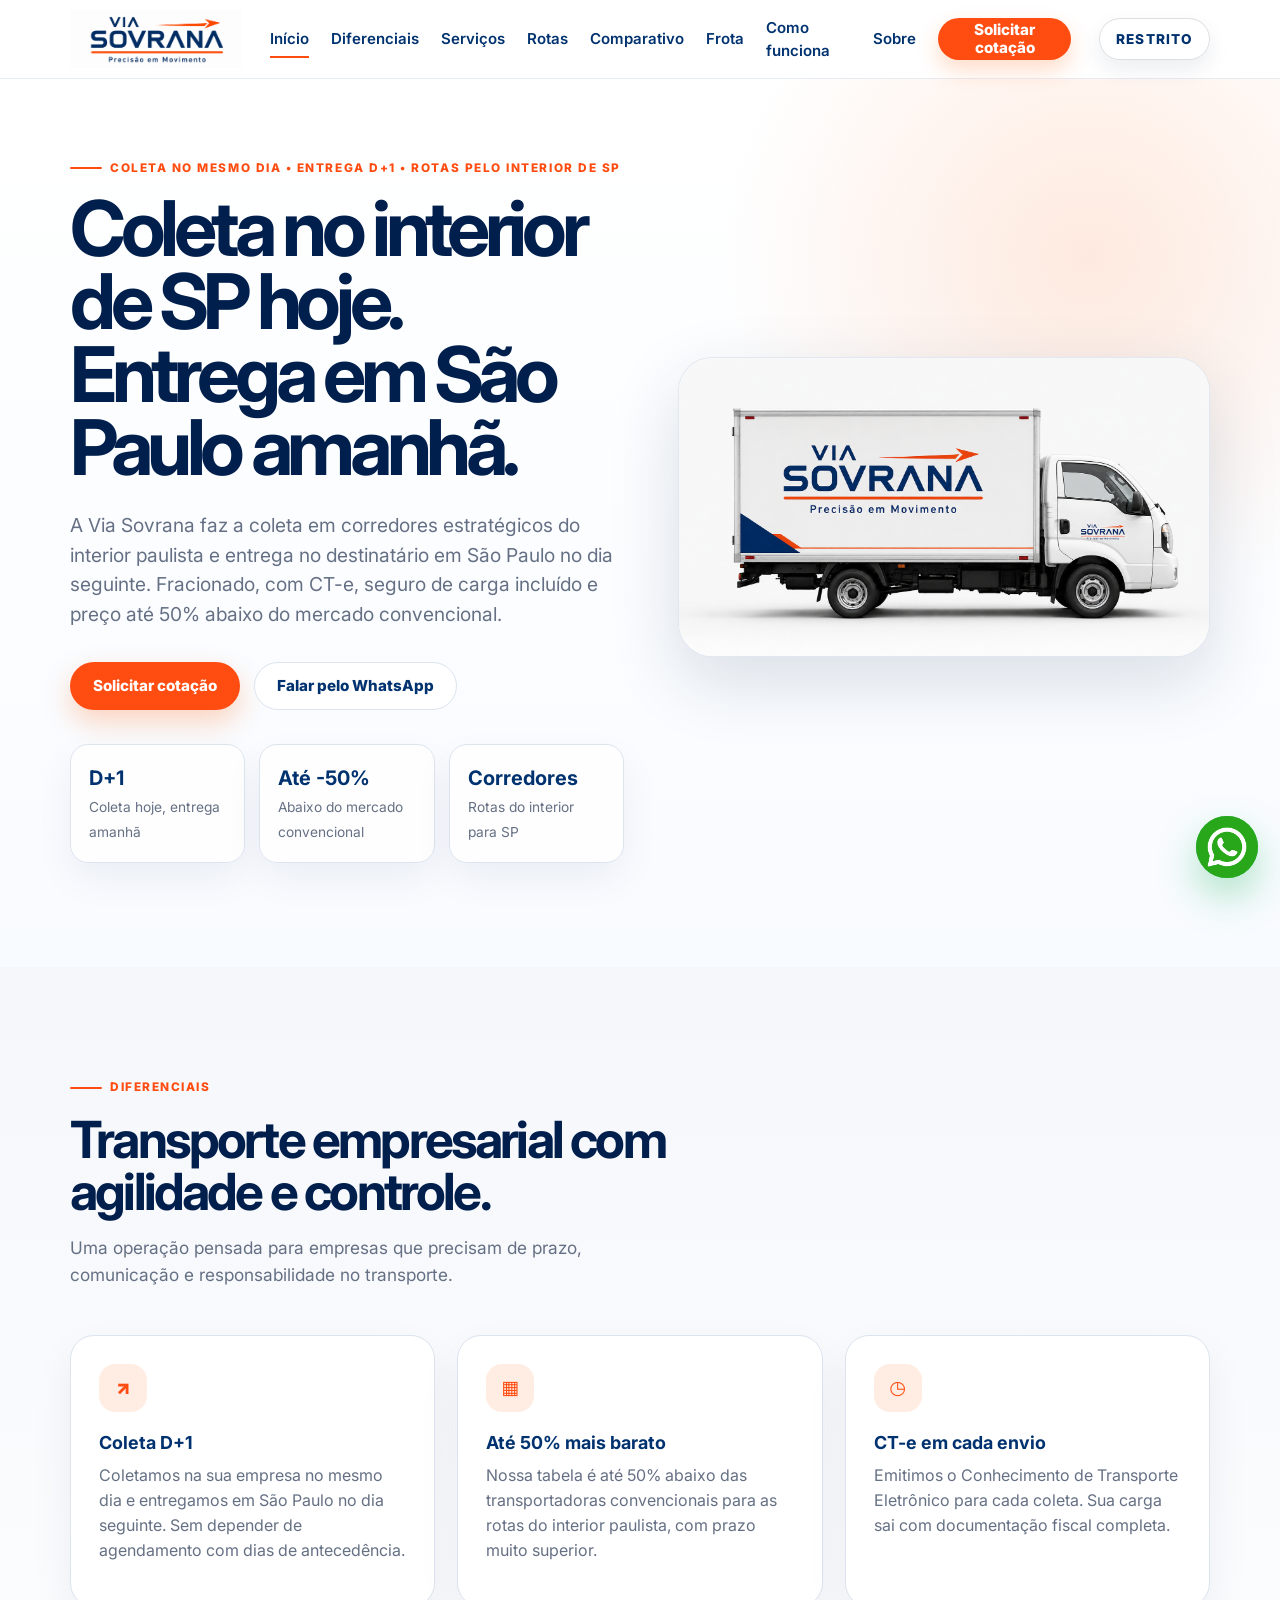
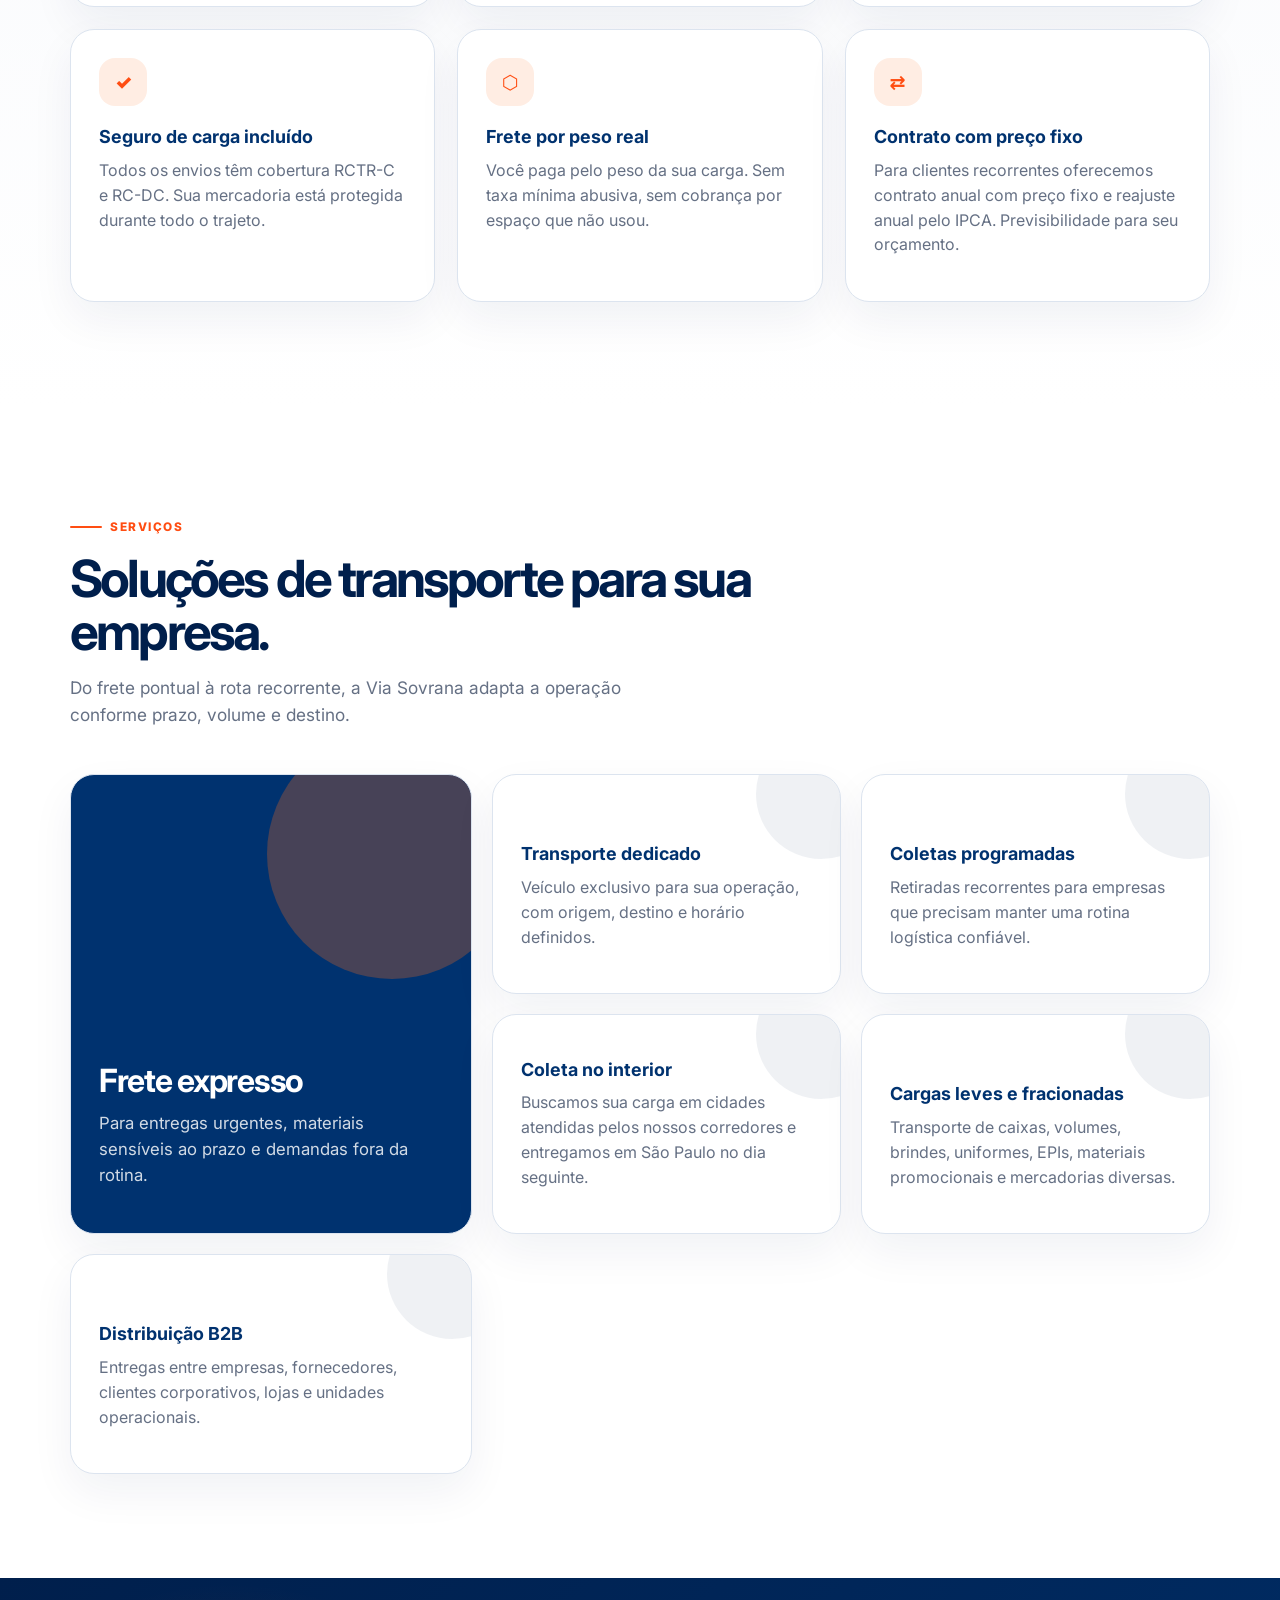
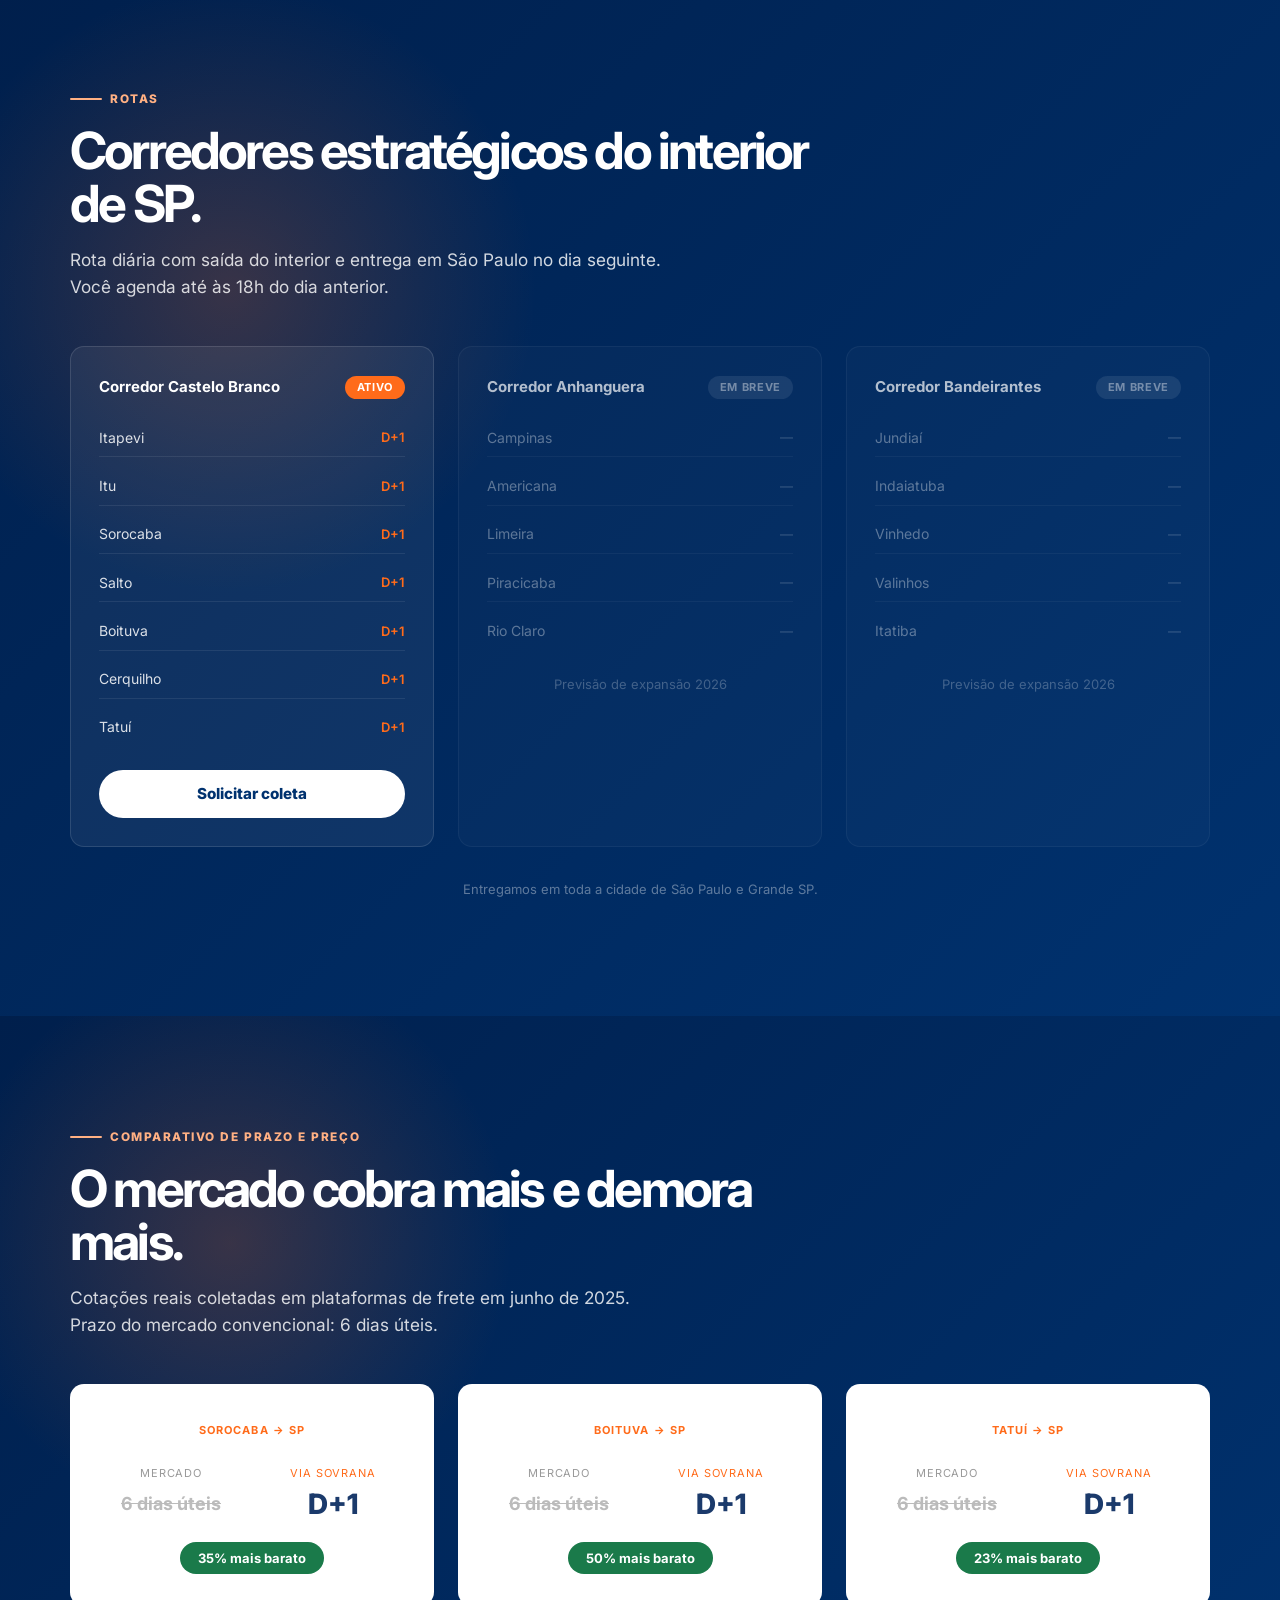
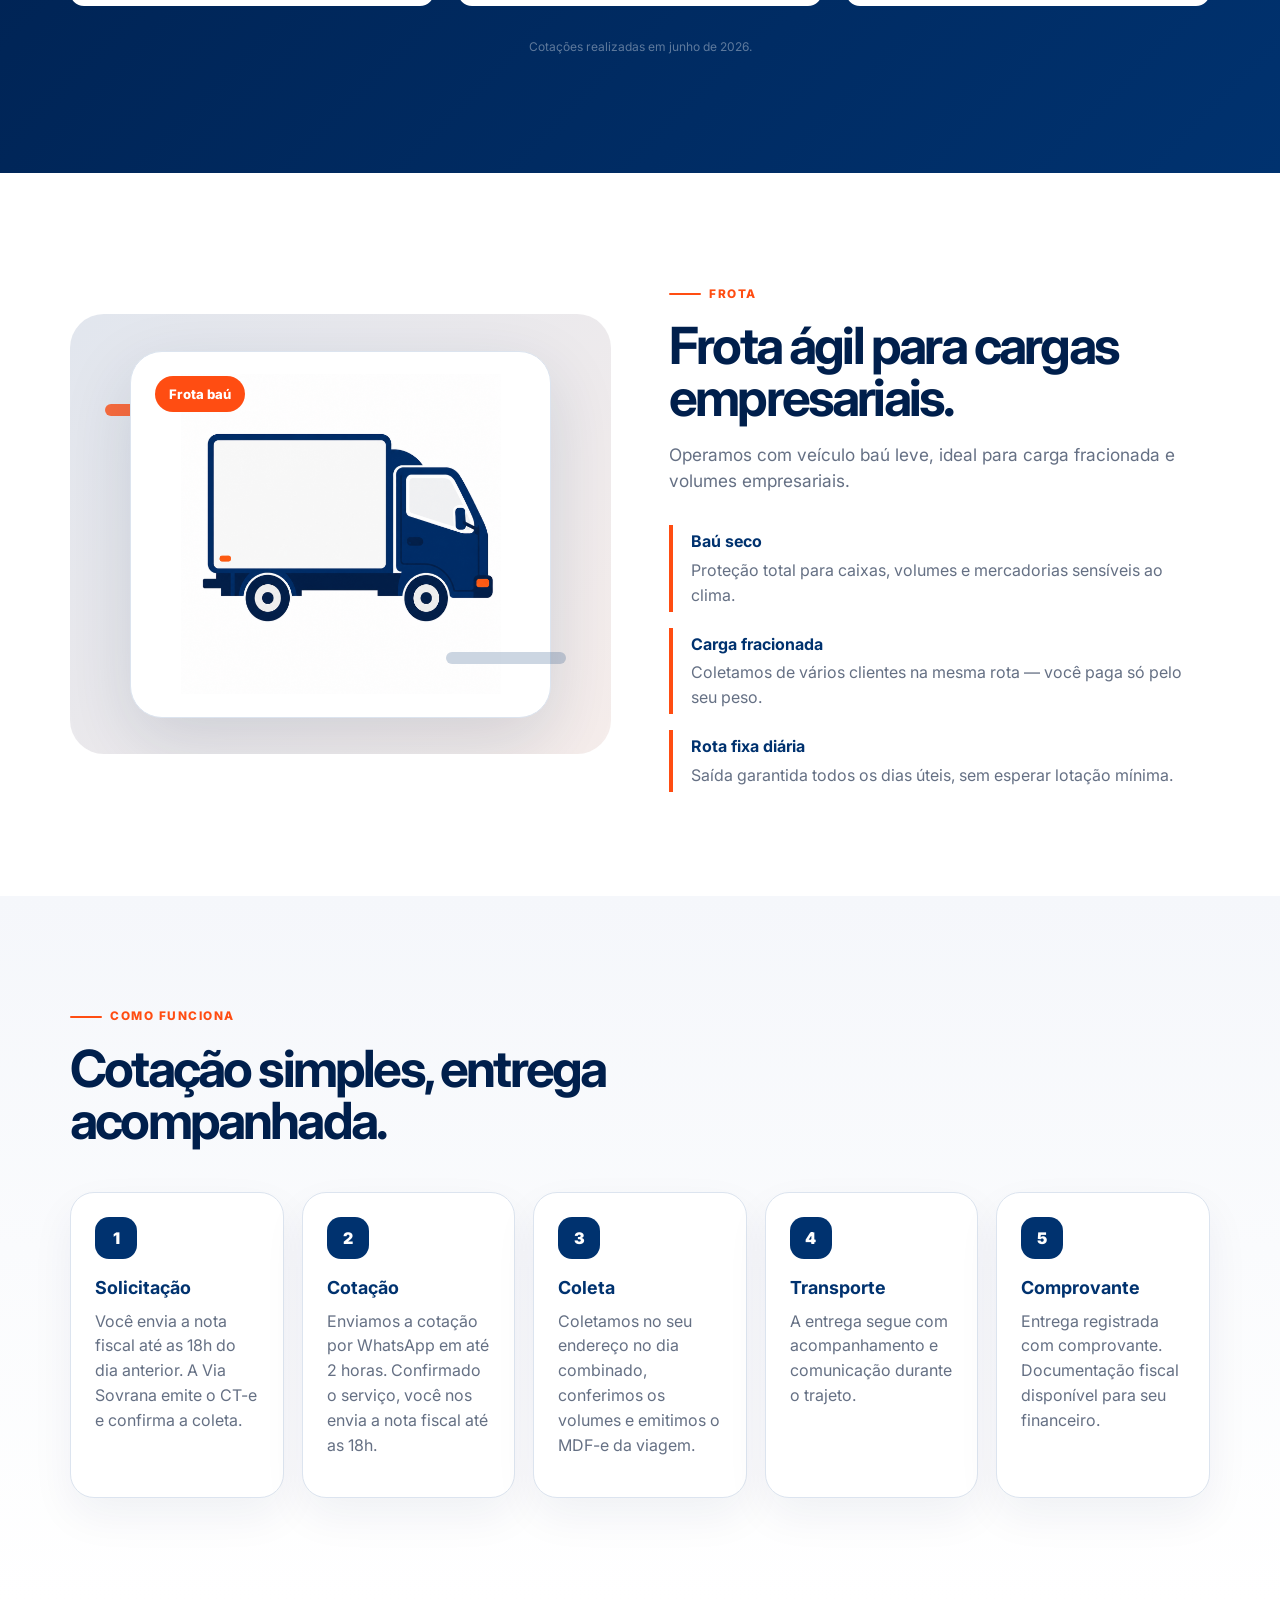
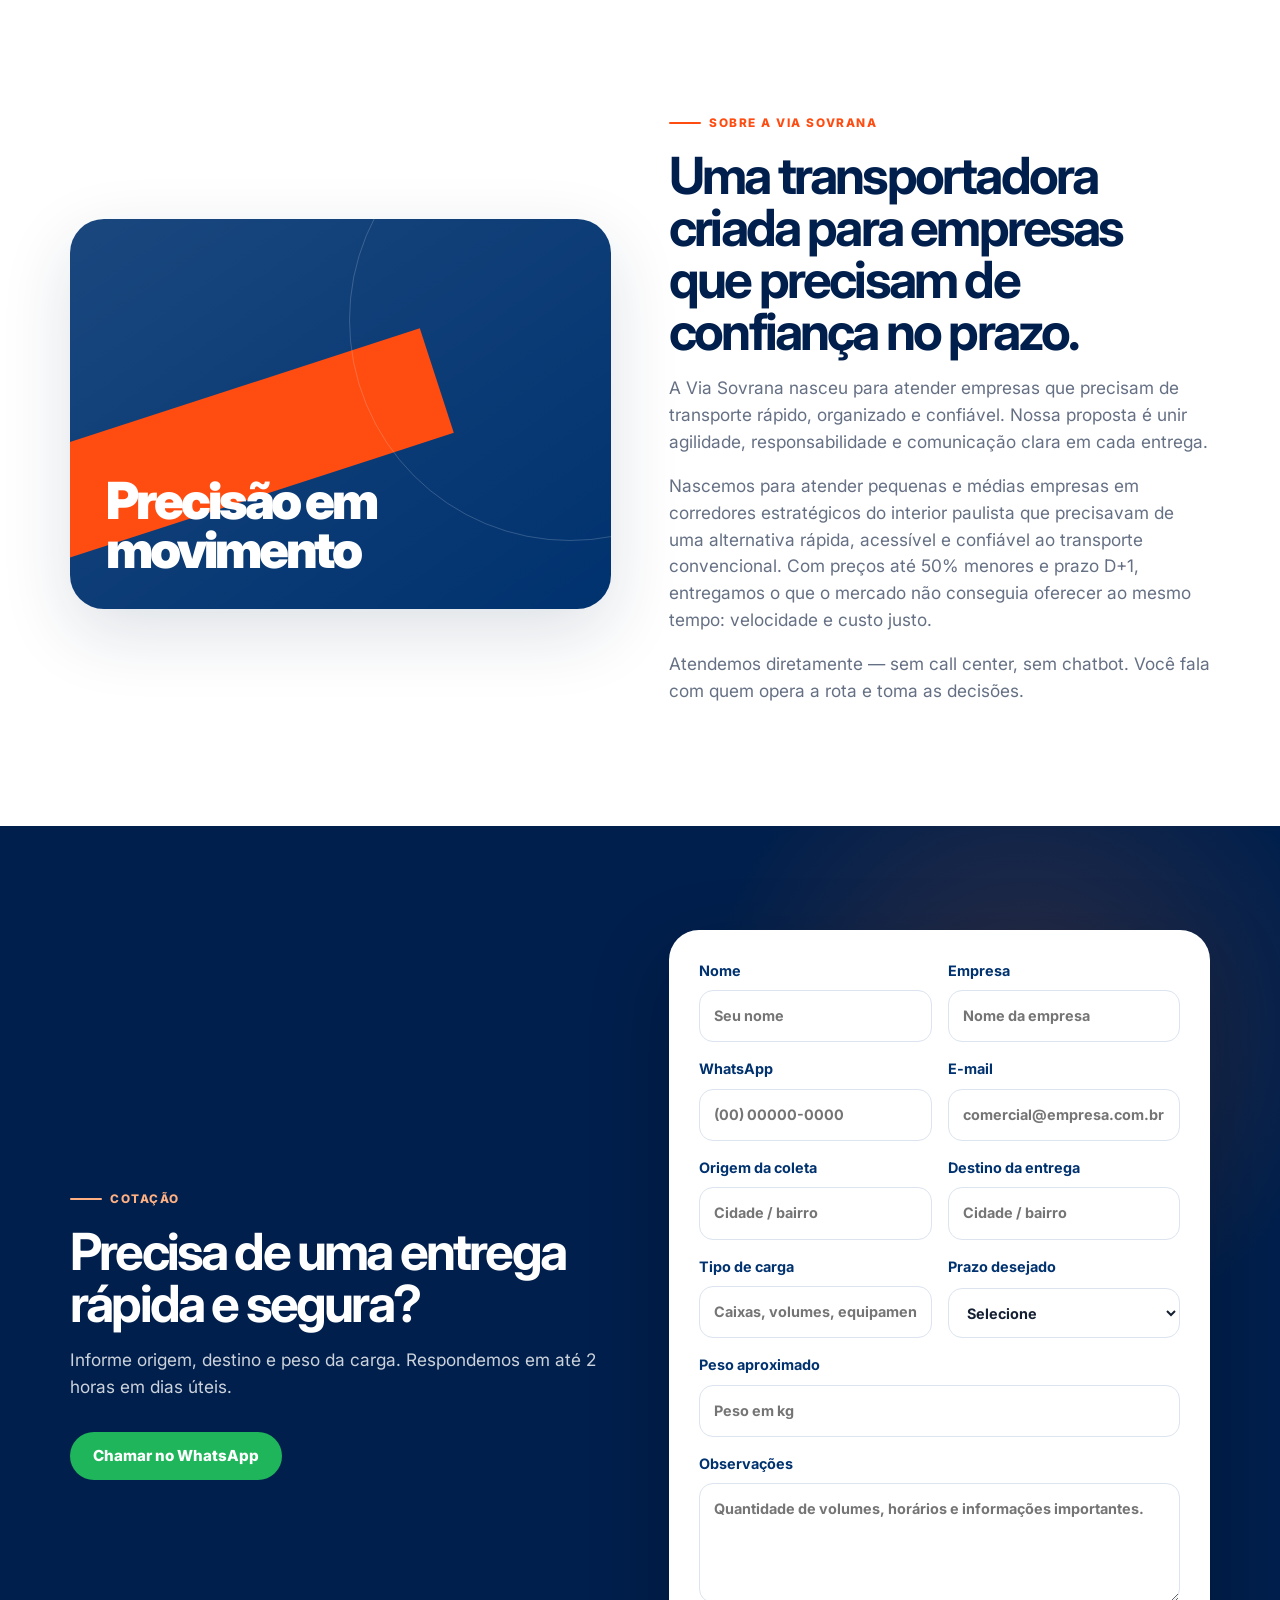
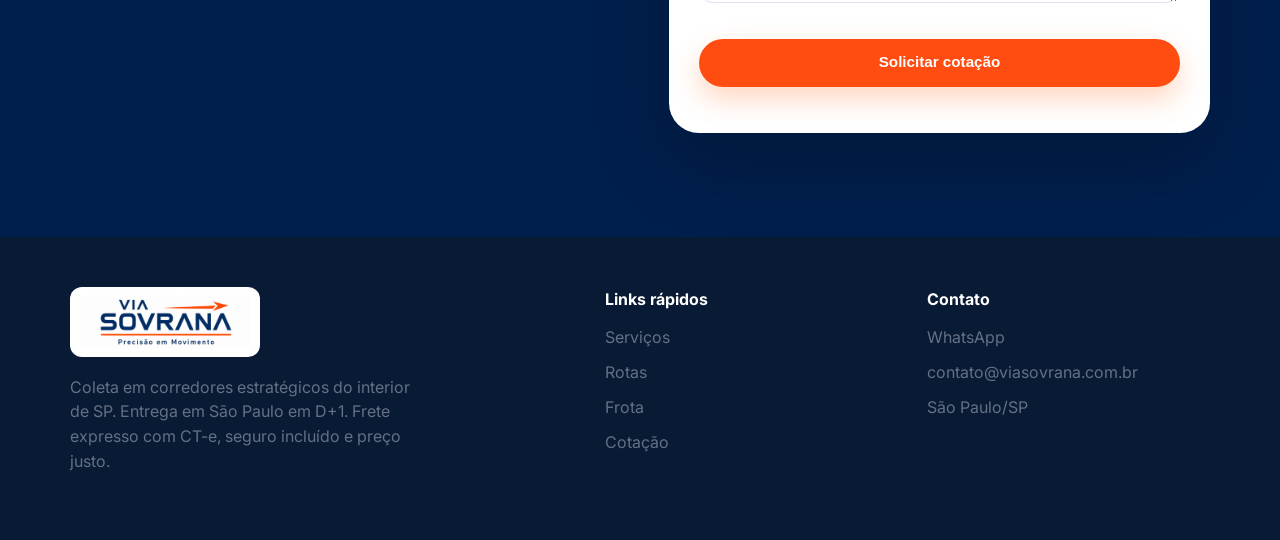
<file: index.html>
<!DOCTYPE html>
<html lang="pt-BR">

<head>
  <meta charset="UTF-8" />
  <meta name="viewport" content="width=device-width, initial-scale=1.0" />
  <title>Via Sovrana Transportes | Precisão em movimento</title>
  <meta name="description"
    content="Coleta no interior de SP no mesmo dia e entrega em São Paulo em D+1. Frete fracionado com CT-e, seguro incluído e preço justo." />
  <link rel="preconnect" href="https://fonts.googleapis.com">
  <link rel="preconnect" href="https://fonts.gstatic.com" crossorigin>
  <link href="https://fonts.googleapis.com/css2?family=Inter:wght@400;500;600;700;800&display=swap" rel="stylesheet">
  <link rel="stylesheet" href="styles.css" />
</head>

<body>
  <header class="site-header" id="topo">
    <nav class="nav container" aria-label="Menu principal">
      <a class="brand" href="#inicio" aria-label="Via Sovrana - Início">
        <img class="brand-logo" src="src/logo.png" alt="Via Sovrana" width="172" height="58" />
      </a>

      <button class="menu-toggle" id="menuToggle" aria-label="Abrir menu" aria-expanded="false">
        <span></span>
        <span></span>
        <span></span>
      </button>

      <div class="nav-links" id="navLinks">
        <a href="#inicio">Início</a>
        <a href="#diferenciais">Diferenciais</a>
        <a href="#servicos">Serviços</a>
        <a href="#rotas">Rotas</a>
        <a href="#comparativo">Comparativo</a>
        <a href="#frota">Frota</a>
        <a href="#funciona">Como funciona</a>
        <a href="#sobre">Sobre</a>
        <a class="btn btn-small" href="#cotacao">Solicitar cotação</a>
      </div>
      <a class="btn btn-restrito" href="app-calc/index.html">RESTRITO</a>
    </nav>
  </header>

  <main>
    <section class="hero section" id="inicio">
      <div class="container hero-grid">
        <div class="hero-copy">
          <span class="eyebrow">Coleta no mesmo dia • Entrega D+1 • Rotas pelo interior de SP</span>
          <h1>Coleta no interior de SP hoje. Entrega em São Paulo amanhã.</h1>
          <p>
            A Via Sovrana faz a coleta em corredores estratégicos do interior paulista e entrega no destinatário em São
            Paulo no dia seguinte. Fracionado, com CT-e, seguro de carga incluído e preço até 50% abaixo do mercado
            convencional.
          </p>
          <div class="hero-actions">
            <a class="btn btn-primary" href="#cotacao">Solicitar cotação</a>
            <a class="btn btn-secondary" href="https://wa.me/5511993592799" target="_blank" rel="noopener">Falar pelo
              WhatsApp</a>
          </div>
          <div class="hero-stats" aria-label="Destaques da operação">
            <div>
              <strong>D+1</strong>
              <span>Coleta hoje, entrega amanhã</span>
            </div>
            <div>
              <strong>Até -50%</strong>
              <span>Abaixo do mercado convencional</span>
            </div>
            <div>
              <strong>Corredores</strong>
              <span>Rotas do interior para SP</span>
            </div>
          </div>
        </div>

        <div class="hero-visual" aria-label="Caminhão Via Sovrana">
          <div class="speed-line line-1"></div>
          <div class="speed-line line-2"></div>
          <div class="truck-photo-card">
            <img src="src/caminhao.png" alt="Caminhão baú Via Sovrana" width="620" height="349" decoding="async"
              fetchpriority="high" />
          </div>
        </div>
      </div>
    </section>

    <section class="section soft-bg" id="diferenciais">
      <div class="container">
        <div class="section-heading">
          <span class="eyebrow">Diferenciais</span>
          <h2>Transporte empresarial com agilidade e controle.</h2>
          <p>Uma operação pensada para empresas que precisam de prazo, comunicação e responsabilidade no transporte.</p>
        </div>

        <div class="cards cards-3">
          <article class="card">
            <span class="icon">↗</span>
            <h3>Coleta D+1</h3>
            <p>Coletamos na sua empresa no mesmo dia e entregamos em São Paulo no dia seguinte. Sem depender de
              agendamento com dias de antecedência.</p>
          </article>
          <article class="card">
            <span class="icon">▦</span>
            <h3>Até 50% mais barato</h3>
            <p>Nossa tabela é até 50% abaixo das transportadoras convencionais para as rotas do interior paulista, com
              prazo muito superior.</p>
          </article>
          <article class="card">
            <span class="icon">◷</span>
            <h3>CT-e em cada envio</h3>
            <p>Emitimos o Conhecimento de Transporte Eletrônico para cada coleta. Sua carga sai com documentação fiscal
              completa.</p>
          </article>
          <article class="card">
            <span class="icon">✓</span>
            <h3>Seguro de carga incluído</h3>
            <p>Todos os envios têm cobertura RCTR-C e RC-DC. Sua mercadoria está protegida durante todo o trajeto.</p>
          </article>
          <article class="card">
            <span class="icon">⬡</span>
            <h3>Frete por peso real</h3>
            <p>Você paga pelo peso da sua carga. Sem taxa mínima abusiva, sem cobrança por espaço que não usou.</p>
          </article>
          <article class="card">
            <span class="icon">⇄</span>
            <h3>Contrato com preço fixo</h3>
            <p>Para clientes recorrentes oferecemos contrato anual com preço fixo e reajuste anual pelo IPCA.
              Previsibilidade para seu orçamento.</p>
          </article>
        </div>
      </div>
    </section>

    <section class="section" id="servicos">
      <div class="container">
        <div class="section-heading">
          <span class="eyebrow">Serviços</span>
          <h2>Soluções de transporte para sua empresa.</h2>
          <p>Do frete pontual à rota recorrente, a Via Sovrana adapta a operação conforme prazo, volume e destino.</p>
        </div>

        <div class="service-grid">
          <article class="service-card highlighted">
            <h3>Frete expresso</h3>
            <p>Para entregas urgentes, materiais sensíveis ao prazo e demandas fora da rotina.</p>
          </article>
          <article class="service-card">
            <h3>Transporte dedicado</h3>
            <p>Veículo exclusivo para sua operação, com origem, destino e horário definidos.</p>
          </article>
          <article class="service-card">
            <h3>Coletas programadas</h3>
            <p>Retiradas recorrentes para empresas que precisam manter uma rotina logística confiável.</p>
          </article>
          <article class="service-card">
            <h3>Coleta no interior</h3>
            <p>Buscamos sua carga em cidades atendidas pelos nossos corredores e entregamos em São Paulo no dia
              seguinte.</p>
          </article>
          <article class="service-card">
            <h3>Cargas leves e fracionadas</h3>
            <p>Transporte de caixas, volumes, brindes, uniformes, EPIs, materiais promocionais e mercadorias diversas.
            </p>
          </article>
          <article class="service-card">
            <h3>Distribuição B2B</h3>
            <p>Entregas entre empresas, fornecedores, clientes corporativos, lojas e unidades operacionais.</p>
          </article>
        </div>
      </div>
    </section>

    <section class="section navy-section" id="rotas">
      <div class="container">
        <div class="section-heading">
          <span class="eyebrow light">Rotas</span>
          <h2>Corredores estratégicos do interior de SP.</h2>
          <p>Rota diária com saída do interior e entrega em São Paulo no dia seguinte.<br>Você agenda até às 18h do dia
            anterior.</p>
        </div>

        <div style="display: grid; grid-template-columns: repeat(3, 1fr); gap: 1.5rem; margin-top: 2.5rem;">
          <div
            style="background: rgba(255,255,255,0.06); border: 1px solid rgba(255,255,255,0.12); border-radius: 14px; padding: 1.75rem;">
            <div style="display: flex; align-items: center; justify-content: space-between; margin-bottom: 1.25rem;">
              <strong style="color: #fff; font-size: 15px;">Corredor Castelo Branco</strong>
              <span
                style="background: #FF6B1A; color: #fff; font-size: 11px; font-weight: 700; padding: 3px 12px; border-radius: 20px; text-transform: uppercase; letter-spacing: 0.06em;">Ativo</span>
            </div>
            <div style="display: flex; flex-direction: column; gap: 0.6rem;">
              <div
                style="display: flex; justify-content: space-between; align-items: center; padding: 0.5rem 0; border-bottom: 1px solid rgba(255,255,255,0.08);">
                <span style="color: rgba(255,255,255,0.85); font-size: 14px;">Itapevi</span>
                <span style="color: #FF6B1A; font-size: 13px; font-weight: 600;">D+1</span>
              </div>
              <div
                style="display: flex; justify-content: space-between; align-items: center; padding: 0.5rem 0; border-bottom: 1px solid rgba(255,255,255,0.08);">
                <span style="color: rgba(255,255,255,0.85); font-size: 14px;">Itu</span>
                <span style="color: #FF6B1A; font-size: 13px; font-weight: 600;">D+1</span>
              </div>
              <div
                style="display: flex; justify-content: space-between; align-items: center; padding: 0.5rem 0; border-bottom: 1px solid rgba(255,255,255,0.08);">
                <span style="color: rgba(255,255,255,0.85); font-size: 14px;">Sorocaba</span>
                <span style="color: #FF6B1A; font-size: 13px; font-weight: 600;">D+1</span>
              </div>
              <div
                style="display: flex; justify-content: space-between; align-items: center; padding: 0.5rem 0; border-bottom: 1px solid rgba(255,255,255,0.08);">
                <span style="color: rgba(255,255,255,0.85); font-size: 14px;">Salto</span>
                <span style="color: #FF6B1A; font-size: 13px; font-weight: 600;">D+1</span>
              </div>
              <div
                style="display: flex; justify-content: space-between; align-items: center; padding: 0.5rem 0; border-bottom: 1px solid rgba(255,255,255,0.08);">
                <span style="color: rgba(255,255,255,0.85); font-size: 14px;">Boituva</span>
                <span style="color: #FF6B1A; font-size: 13px; font-weight: 600;">D+1</span>
              </div>
              <div
                style="display: flex; justify-content: space-between; align-items: center; padding: 0.5rem 0; border-bottom: 1px solid rgba(255,255,255,0.08);">
                <span style="color: rgba(255,255,255,0.85); font-size: 14px;">Cerquilho</span>
                <span style="color: #FF6B1A; font-size: 13px; font-weight: 600;">D+1</span>
              </div>
              <div style="display: flex; justify-content: space-between; align-items: center; padding: 0.5rem 0;">
                <span style="color: rgba(255,255,255,0.85); font-size: 14px;">Tatuí</span>
                <span style="color: #FF6B1A; font-size: 13px; font-weight: 600;">D+1</span>
              </div>
            </div>
            <a class="btn btn-light" href="#cotacao"
              style="display: flex; text-align: center; margin-top: 1.5rem; width: 100%;">Solicitar coleta</a>
          </div>

          <div
            style="background: rgba(255,255,255,0.03); border: 1px solid rgba(255,255,255,0.07); border-radius: 14px; padding: 1.75rem; opacity: 0.7;">
            <div style="display: flex; align-items: center; justify-content: space-between; margin-bottom: 1.25rem;">
              <strong style="color: #fff; font-size: 15px;">Corredor Anhanguera</strong>
              <span
                style="background: rgba(255,255,255,0.12); color: rgba(255,255,255,0.6); font-size: 11px; font-weight: 700; padding: 3px 12px; border-radius: 20px; text-transform: uppercase; letter-spacing: 0.06em;">Em
                breve</span>
            </div>
            <div style="display: flex; flex-direction: column; gap: 0.6rem;">
              <div
                style="display: flex; justify-content: space-between; align-items: center; padding: 0.5rem 0; border-bottom: 1px solid rgba(255,255,255,0.06);">
                <span style="color: rgba(255,255,255,0.5); font-size: 14px;">Campinas</span>
                <span style="color: rgba(255,255,255,0.3); font-size: 13px;">—</span>
              </div>
              <div
                style="display: flex; justify-content: space-between; align-items: center; padding: 0.5rem 0; border-bottom: 1px solid rgba(255,255,255,0.06);">
                <span style="color: rgba(255,255,255,0.5); font-size: 14px;">Americana</span>
                <span style="color: rgba(255,255,255,0.3); font-size: 13px;">—</span>
              </div>
              <div
                style="display: flex; justify-content: space-between; align-items: center; padding: 0.5rem 0; border-bottom: 1px solid rgba(255,255,255,0.06);">
                <span style="color: rgba(255,255,255,0.5); font-size: 14px;">Limeira</span>
                <span style="color: rgba(255,255,255,0.3); font-size: 13px;">—</span>
              </div>
              <div
                style="display: flex; justify-content: space-between; align-items: center; padding: 0.5rem 0; border-bottom: 1px solid rgba(255,255,255,0.06);">
                <span style="color: rgba(255,255,255,0.5); font-size: 14px;">Piracicaba</span>
                <span style="color: rgba(255,255,255,0.3); font-size: 13px;">—</span>
              </div>
              <div style="display: flex; justify-content: space-between; align-items: center; padding: 0.5rem 0;">
                <span style="color: rgba(255,255,255,0.5); font-size: 14px;">Rio Claro</span>
                <span style="color: rgba(255,255,255,0.3); font-size: 13px;">—</span>
              </div>
            </div>
            <div style="margin-top: 1.5rem; text-align: center; color: rgba(255,255,255,0.35); font-size: 13px;">
              Previsão de expansão 2026
            </div>
          </div>

          <div
            style="background: rgba(255,255,255,0.03); border: 1px solid rgba(255,255,255,0.07); border-radius: 14px; padding: 1.75rem; opacity: 0.7;">
            <div style="display: flex; align-items: center; justify-content: space-between; margin-bottom: 1.25rem;">
              <strong style="color: #fff; font-size: 15px;">Corredor Bandeirantes</strong>
              <span
                style="background: rgba(255,255,255,0.12); color: rgba(255,255,255,0.6); font-size: 11px; font-weight: 700; padding: 3px 12px; border-radius: 20px; text-transform: uppercase; letter-spacing: 0.06em;">Em
                breve</span>
            </div>
            <div style="display: flex; flex-direction: column; gap: 0.6rem;">
              <div
                style="display: flex; justify-content: space-between; align-items: center; padding: 0.5rem 0; border-bottom: 1px solid rgba(255,255,255,0.06);">
                <span style="color: rgba(255,255,255,0.5); font-size: 14px;">Jundiaí</span>
                <span style="color: rgba(255,255,255,0.3); font-size: 13px;">—</span>
              </div>
              <div
                style="display: flex; justify-content: space-between; align-items: center; padding: 0.5rem 0; border-bottom: 1px solid rgba(255,255,255,0.06);">
                <span style="color: rgba(255,255,255,0.5); font-size: 14px;">Indaiatuba</span>
                <span style="color: rgba(255,255,255,0.3); font-size: 13px;">—</span>
              </div>
              <div
                style="display: flex; justify-content: space-between; align-items: center; padding: 0.5rem 0; border-bottom: 1px solid rgba(255,255,255,0.06);">
                <span style="color: rgba(255,255,255,0.5); font-size: 14px;">Vinhedo</span>
                <span style="color: rgba(255,255,255,0.3); font-size: 13px;">—</span>
              </div>
              <div
                style="display: flex; justify-content: space-between; align-items: center; padding: 0.5rem 0; border-bottom: 1px solid rgba(255,255,255,0.06);">
                <span style="color: rgba(255,255,255,0.5); font-size: 14px;">Valinhos</span>
                <span style="color: rgba(255,255,255,0.3); font-size: 13px;">—</span>
              </div>
              <div style="display: flex; justify-content: space-between; align-items: center; padding: 0.5rem 0;">
                <span style="color: rgba(255,255,255,0.5); font-size: 14px;">Itatiba</span>
                <span style="color: rgba(255,255,255,0.3); font-size: 13px;">—</span>
              </div>
            </div>
            <div style="margin-top: 1.5rem; text-align: center; color: rgba(255,255,255,0.35); font-size: 13px;">
              Previsão de expansão 2026
            </div>
          </div>
        </div>

        <p style="margin-top: 2rem; text-align: center; color: rgba(255,255,255,0.45); font-size: 13px;">
          Entregamos em toda a cidade de São Paulo e Grande SP.
        </p>
      </div>
    </section>

    <section class="section navy-section" id="comparativo">
      <div class="container">
        <div class="section-heading">
          <span class="eyebrow light">Comparativo de prazo e preço</span>
          <h2>O mercado cobra mais e demora mais.</h2>
          <p>Cotações reais coletadas em plataformas de frete em junho de 2025.<br>Prazo do mercado convencional: 6 dias
            úteis.</p>
        </div>

        <div style="display: grid; grid-template-columns: repeat(3, 1fr); gap: 1.5rem; margin-top: 2.5rem;">

          <article style="background: #fff; border-radius: 14px; padding: 2rem 1.75rem; text-align: center;">
            <span
              style="font-size: 11px; color: #FF6B1A; font-weight: 700; text-transform: uppercase; letter-spacing: 0.1em;">
              Sorocaba → SP
            </span>
            <div style="display: grid; grid-template-columns: 1fr 1fr; gap: 1rem; margin: 1.5rem 0;">
              <div>
                <div
                  style="font-size: 11px; color: #999; text-transform: uppercase; letter-spacing: 0.08em; margin-bottom: 8px;">
                  Mercado</div>
                <div style="font-size: 18px; font-weight: 700; color: #bbb; text-decoration: line-through;">6 dias úteis
                </div>
              </div>
              <div>
                <div
                  style="font-size: 11px; color: #FF6B1A; text-transform: uppercase; letter-spacing: 0.08em; margin-bottom: 8px;">
                  Via Sovrana</div>
                <div style="font-size: 28px; font-weight: 800; color: #1B3A6B; line-height: 1;">D+1</div>
              </div>
            </div>
            <span
              style="display: inline-block; background: #1a7a4a; color: #fff; font-size: 13px; font-weight: 700; padding: 6px 18px; border-radius: 20px;">
              35% mais barato
            </span>
          </article>

          <article style="background: #fff; border-radius: 14px; padding: 2rem 1.75rem; text-align: center;">
            <span
              style="font-size: 11px; color: #FF6B1A; font-weight: 700; text-transform: uppercase; letter-spacing: 0.1em;">
              Boituva → SP
            </span>
            <div style="display: grid; grid-template-columns: 1fr 1fr; gap: 1rem; margin: 1.5rem 0;">
              <div>
                <div
                  style="font-size: 11px; color: #999; text-transform: uppercase; letter-spacing: 0.08em; margin-bottom: 8px;">
                  Mercado</div>
                <div style="font-size: 18px; font-weight: 700; color: #bbb; text-decoration: line-through;">6 dias úteis
                </div>
              </div>
              <div>
                <div
                  style="font-size: 11px; color: #FF6B1A; text-transform: uppercase; letter-spacing: 0.08em; margin-bottom: 8px;">
                  Via Sovrana</div>
                <div style="font-size: 28px; font-weight: 800; color: #1B3A6B; line-height: 1;">D+1</div>
              </div>
            </div>
            <span
              style="display: inline-block; background: #1a7a4a; color: #fff; font-size: 13px; font-weight: 700; padding: 6px 18px; border-radius: 20px;">
              50% mais barato
            </span>
          </article>

          <article style="background: #fff; border-radius: 14px; padding: 2rem 1.75rem; text-align: center;">
            <span
              style="font-size: 11px; color: #FF6B1A; font-weight: 700; text-transform: uppercase; letter-spacing: 0.1em;">
              Tatuí → SP
            </span>
            <div style="display: grid; grid-template-columns: 1fr 1fr; gap: 1rem; margin: 1.5rem 0;">
              <div>
                <div
                  style="font-size: 11px; color: #999; text-transform: uppercase; letter-spacing: 0.08em; margin-bottom: 8px;">
                  Mercado</div>
                <div style="font-size: 18px; font-weight: 700; color: #bbb; text-decoration: line-through;">6 dias úteis
                </div>
              </div>
              <div>
                <div
                  style="font-size: 11px; color: #FF6B1A; text-transform: uppercase; letter-spacing: 0.08em; margin-bottom: 8px;">
                  Via Sovrana</div>
                <div style="font-size: 28px; font-weight: 800; color: #1B3A6B; line-height: 1;">D+1</div>
              </div>
            </div>
            <span
              style="display: inline-block; background: #1a7a4a; color: #fff; font-size: 13px; font-weight: 700; padding: 6px 18px; border-radius: 20px;">
              23% mais barato
            </span>
          </article>

        </div>

        <p style="margin-top: 2rem; text-align: center; color: rgba(255,255,255,.45); font-size: 12px;">
          Cotações realizadas em junho de 2026.
        </p>
      </div>
    </section>

    <section class="section" id="frota">
      <div class="container split-grid">
        <div class="fleet-visual">
          <div class="fleet-card">
            <span class="fleet-label">Frota baú</span>
            <img class="fleet-icon" src="src/icone-bau.png" alt="Ícone de caminhão baú" width="320" height="320"
              loading="lazy" decoding="async" />
          </div>
        </div>

        <div>
          <span class="eyebrow">Frota</span>
          <h2>Frota ágil para cargas empresariais.</h2>
          <p>
            Operamos com veículo baú leve, ideal para carga fracionada e volumes empresariais.
          </p>

          <div class="feature-list">
            <div>
              <strong>Baú seco</strong>
              <span>Proteção total para caixas, volumes e mercadorias sensíveis ao clima.</span>
            </div>
            <div>
              <strong>Carga fracionada</strong>
              <span>Coletamos de vários clientes na mesma rota — você paga só pelo seu peso.</span>
            </div>
            <div>
              <strong>Rota fixa diária</strong>
              <span>Saída garantida todos os dias úteis, sem esperar lotação mínima.</span>
            </div>
          </div>
        </div>
      </div>
    </section>

    <section class="section soft-bg" id="funciona">
      <div class="container">
        <div class="section-heading">
          <span class="eyebrow">Como funciona</span>
          <h2>Cotação simples, entrega acompanhada.</h2>
        </div>

        <div class="steps">
          <article>
            <span>1</span>
            <h3>Solicitação</h3>
            <p>Você envia a nota fiscal até as 18h do dia anterior. A Via Sovrana emite o CT-e e confirma a coleta.</p>
          </article>
          <article>
            <span>2</span>
            <h3>Cotação</h3>
            <p>Enviamos a cotação por WhatsApp em até 2 horas. Confirmado o serviço, você nos envia a nota fiscal até as
              18h.</p>
          </article>
          <article>
            <span>3</span>
            <h3>Coleta</h3>
            <p>Coletamos no seu endereço no dia combinado, conferimos os volumes e emitimos o MDF-e da viagem.</p>
          </article>
          <article>
            <span>4</span>
            <h3>Transporte</h3>
            <p>A entrega segue com acompanhamento e comunicação durante o trajeto.</p>
          </article>
          <article>
            <span>5</span>
            <h3>Comprovante</h3>
            <p>Entrega registrada com comprovante. Documentação fiscal disponível para seu financeiro.</p>
          </article>
        </div>
      </div>
    </section>

    <section class="section" id="sobre">
      <div class="container about-grid">
        <div class="about-card">
          <span>Precisão em movimento</span>
        </div>
        <div>
          <span class="eyebrow">Sobre a Via Sovrana</span>
          <h2>Uma transportadora criada para empresas que precisam de confiança no prazo.</h2>
          <p>
            A Via Sovrana nasceu para atender empresas que precisam de transporte rápido, organizado e confiável. Nossa
            proposta é unir agilidade, responsabilidade e comunicação clara em cada entrega.
          </p>
          <p>
            Nascemos para atender pequenas e médias empresas em corredores estratégicos do interior paulista que
            precisavam de uma alternativa rápida, acessível e confiável ao transporte convencional. Com preços até 50%
            menores e prazo D+1, entregamos o que o mercado não conseguia oferecer ao mesmo tempo: velocidade e custo
            justo.
          </p>
          <p>
            Atendemos diretamente — sem call center, sem chatbot. Você fala com quem opera a rota e toma as decisões.
          </p>
        </div>
      </div>
    </section>

    <section class="section cta-section" id="cotacao">
      <div class="container cta-grid">
        <div class="cta-copy">
          <span class="eyebrow light">Cotação</span>
          <h2>Precisa de uma entrega rápida e segura?</h2>
          <p>Informe origem, destino e peso da carga. Respondemos em até 2 horas em dias úteis.</p>
          <a class="btn btn-whatsapp" href="https://wa.me/5511993592799" target="_blank" rel="noopener">Chamar no
            WhatsApp</a>
        </div>

        <form class="quote-form" id="quoteForm">
          <div class="form-row">
            <label>
              Nome
              <input type="text" name="nome" placeholder="Seu nome" required>
            </label>
            <label>
              Empresa
              <input type="text" name="empresa" placeholder="Nome da empresa">
            </label>
          </div>

          <div class="form-row">
            <label>
              WhatsApp
              <input type="tel" name="whatsapp" placeholder="(00) 00000-0000" required>
            </label>
            <label>
              E-mail
              <input type="email" name="email" placeholder="comercial@empresa.com.br">
            </label>
          </div>

          <div class="form-row">
            <label>
              Origem da coleta
              <input type="text" name="origem" placeholder="Cidade / bairro" required>
            </label>
            <label>
              Destino da entrega
              <input type="text" name="destino" placeholder="Cidade / bairro" required>
            </label>
          </div>

          <div class="form-row">
            <label>
              Tipo de carga
              <input type="text" name="carga" placeholder="Caixas, volumes, equipamentos...">
            </label>
            <label>
              Prazo desejado
              <select name="prazo">
                <option value="">Selecione</option>
                <option>D+1 (coleta hoje, entrega amanhã)</option>
                <option>Coleta programada recorrente</option>
                <option>Contrato mensal</option>
                <option>Outro</option>
              </select>
            </label>
          </div>

          <label>
            Peso aproximado
            <input type="number" name="peso" placeholder="Peso em kg" min="0" step="0.1">
          </label>

          <label>
            Observações
            <textarea name="observacoes" rows="4"
              placeholder="Quantidade de volumes, horários e informações importantes."></textarea>
          </label>

          <div class="cf-turnstile" data-sitekey="0x4AAAAAADpvlgaCHQpUJn7t" data-theme="light">
          </div>

          <button class="btn btn-primary form-button" type="submit">Solicitar cotação</button>
          <p class="form-message" id="formMessage" role="status" aria-live="polite"></p>
        </form>
      </div>
    </section>
  </main>

  <footer class="footer">
    <div class="container footer-grid">
      <div>
        <a class="brand footer-brand" href="#inicio">
          <img class="brand-logo brand-logo-footer" src="src/logo.png" alt="Via Sovrana" width="190" height="70"
            loading="lazy" decoding="async" />
        </a>
        <p>Coleta em corredores estratégicos do interior de SP. Entrega em São Paulo em D+1. Frete expresso com CT-e,
          seguro incluído e preço justo.</p>
      </div>

      <div>
        <strong>Links rápidos</strong>
        <a href="#servicos">Serviços</a>
        <a href="#rotas">Rotas</a>
        <a href="#frota">Frota</a>
        <a href="#cotacao">Cotação</a>
      </div>

      <div>
        <strong>Contato</strong>
        <a href="https://wa.me/5511993592799" target="_blank" rel="noopener">WhatsApp</a>
        <a href="mailto:contato@viasovrana.com.br">contato@viasovrana.com.br</a>
        <span>São Paulo/SP</span>
      </div>
    </div>
  </footer>

  <a class="whatsapp-float" href="https://wa.me/5511993592799" target="_blank" rel="noopener"
    aria-label="Falar pelo WhatsApp">
    <img src="src/wpp.png" alt="" width="64" height="64" loading="lazy" decoding="async" />
  </a>

  <script src="https://challenges.cloudflare.com/turnstile/v0/api.js" async defer></script>
  <script src="script.js"></script>
</body>

</html>
</file>
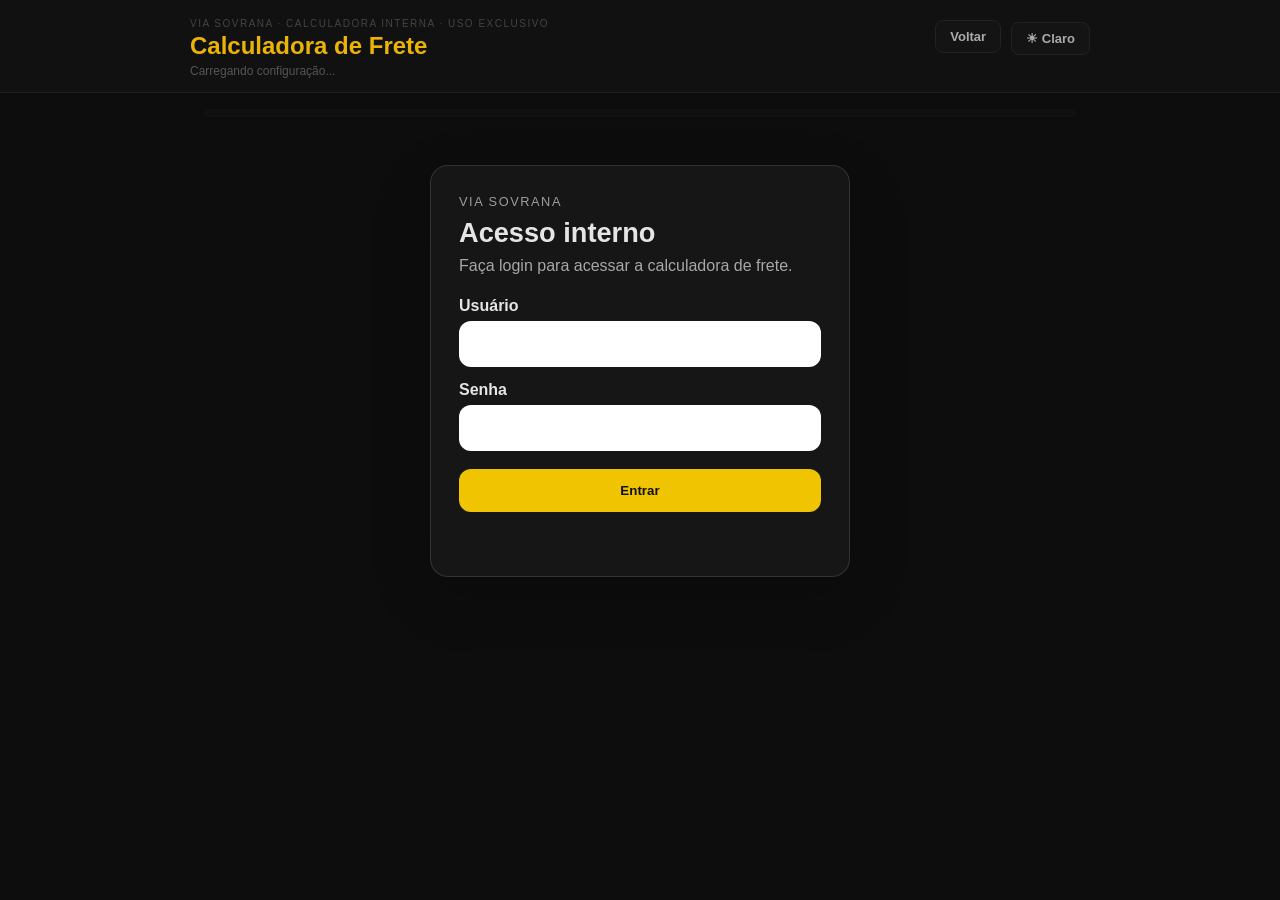
<file: app-calc/index.html>
<!DOCTYPE html>
<html lang="pt-BR">
<head>
  <meta charset="UTF-8" />
  <meta name="viewport" content="width=device-width, initial-scale=1.0" />
  <title>Calculadora de Frete — Via Sovrana</title>
  <base href="/app-calc/">
  <link rel="stylesheet" href="css/styles.css" />
</head>
<body class="dark">

  <header class="header">
    <div class="header-inner">
      <div>
        <div class="header-meta">Via Sovrana · Calculadora Interna · Uso exclusivo</div>
        <h1 class="header-title">Calculadora de Frete</h1>
        <p class="header-sub" id="headerSub">Carregando configuração...</p>
      </div>
      <div class="header-actions">
        <a class="back-btn" href="../">Voltar</a>
        <button class="theme-btn" id="themeBtn">☀ Claro</button>
      </div>
    </div>
  </header>

  <div class="wrap">
    <!-- Abas geradas pelo App.js a partir de config/tabs.js -->
    <div class="tabs" id="tabs"></div>

    <!-- Conteúdo gerenciado pelo Router -->
    <div id="content"></div>
  </div>

  <script type="module" src="js/App.js?fix=20260624-1"></script>
</body>
</html>
</file>
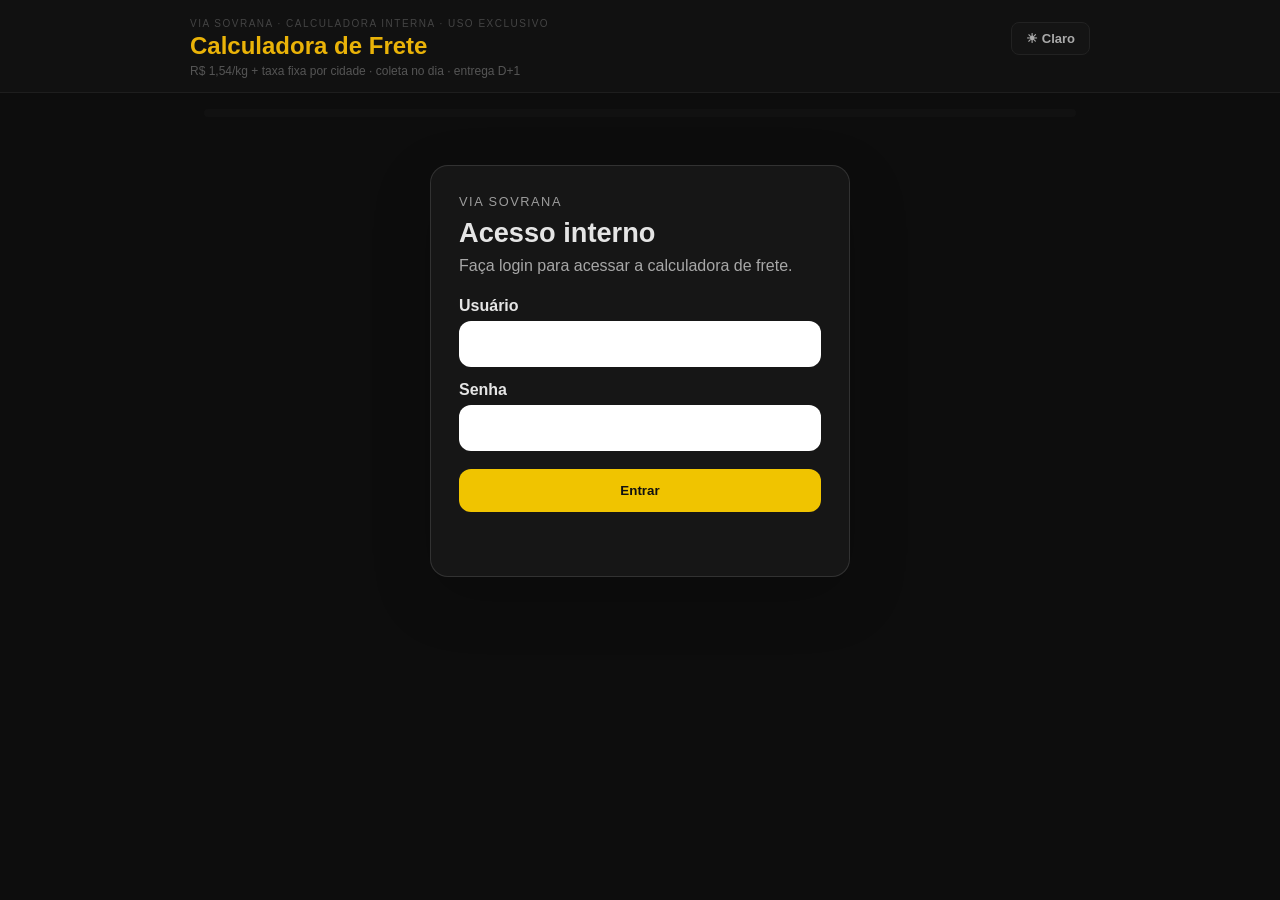
<file: vs-interno/app-calc/index.html>
<!DOCTYPE html>
<html lang="pt-BR">
<head>
  <meta charset="UTF-8" />
  <meta name="viewport" content="width=device-width, initial-scale=1.0" />
  <title>Calculadora de Frete — Via Sovrana</title>
  <link rel="stylesheet" href="css/styles.css" />
</head>
<body class="dark">

  <header class="header">
    <div class="header-inner">
      <div>
        <div class="header-meta">Via Sovrana · Calculadora Interna · Uso exclusivo</div>
        <h1 class="header-title">Calculadora de Frete</h1>
        <p class="header-sub">R$ 1,54/kg + taxa fixa por cidade · coleta no dia · entrega D+1</p>
      </div>
      <button class="theme-btn" id="themeBtn">☀ Claro</button>
    </div>
  </header>

  <div class="wrap">
    <!-- Abas geradas pelo App.js a partir de config/tabs.js -->
    <div class="tabs" id="tabs"></div>

    <!-- Conteúdo gerenciado pelo Router -->
    <div id="content"></div>
  </div>

  <script type="module" src="js/App.js?fix=20260624-1"></script>
</body>
</html>
</file>
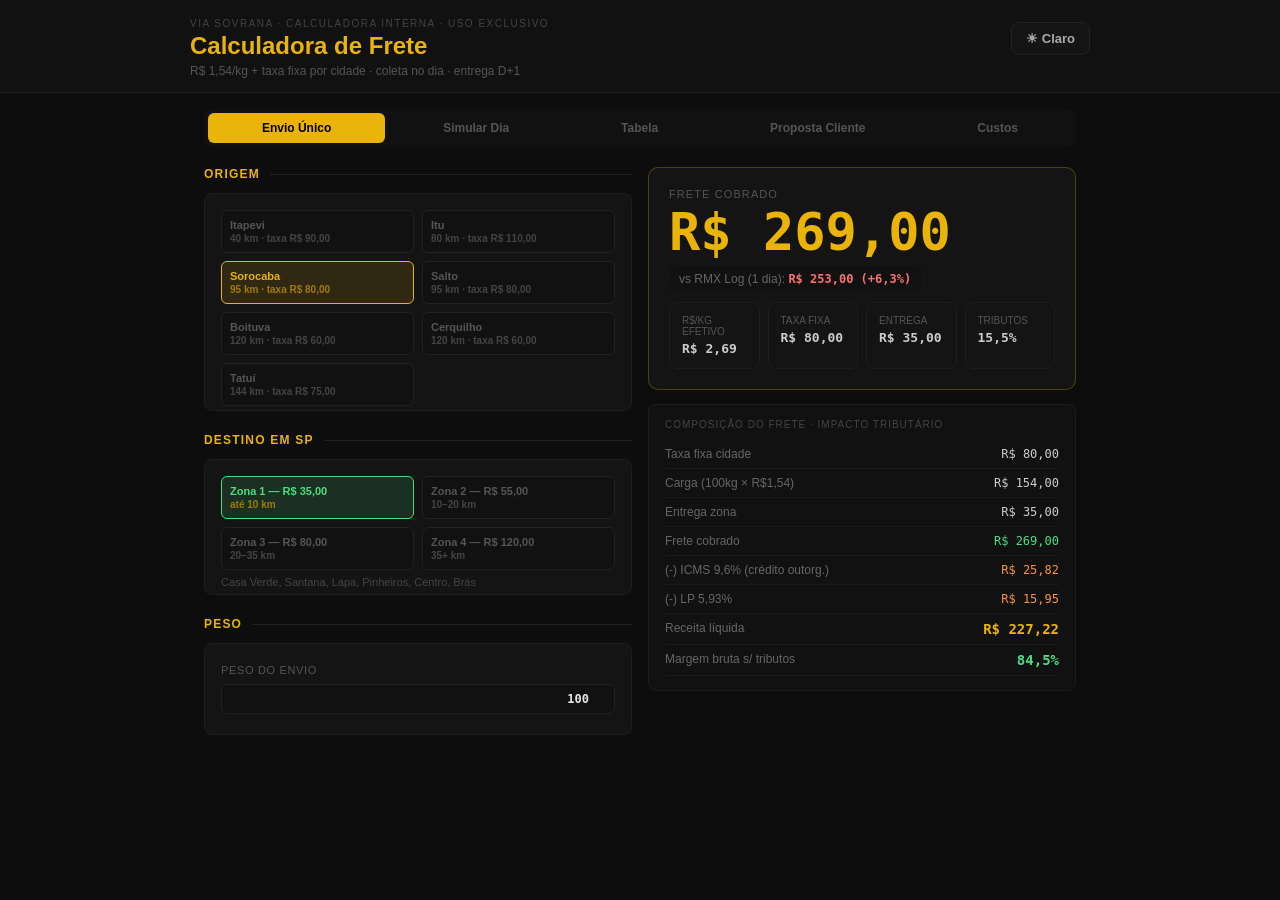
<file: vs-interno/calc-castelo-branco-2025.html>
<!DOCTYPE html>
<html lang="pt-BR">
<head>
  <meta charset="UTF-8" />
  <meta name="viewport" content="width=device-width, initial-scale=1.0" />
  <title>Calculadora de Frete — Via Sovrana</title>
  <style>
    * { box-sizing: border-box; margin: 0; padding: 0; }
    body { font-family: sans-serif; background: var(--bg); color: var(--tx); min-height: 100vh; padding-bottom: 60px; transition: background 0.2s, color 0.2s; }

    /* ── TEMAS ── */
    body.dark {
      --bg:#0d0d0d; --bgH:#111; --bgC:#141414; --bgI:#111;
      --bd:#1e1e1e; --bdM:#222; --bdS:#1a1a1a;
      --tx:#e5e5e5; --txM:#ccc; --txS:#aaa; --txF:#666; --txG:#555; --txT:#444;
      --ac:#eab308; --acD:#a37b00; --tabC:#000;
    }
    body.lite {
      --bg:#f4f4f5; --bgH:#ffffff; --bgC:#ffffff; --bgI:#f9f9f9;
      --bd:#e4e4e7; --bdM:#d4d4d8; --bdS:#e4e4e7;
      --tx:#111111; --txM:#333; --txS:#555; --txF:#777; --txG:#888; --txT:#aaa;
      --ac:#d97706; --acD:#92400e; --tabC:#ffffff;
    }

    /* ── LAYOUT ── */
    .header { background: var(--bgH); border-bottom: 1px solid var(--bd); padding: 18px 20px 14px; }
    .header-inner { max-width: 900px; margin: 0 auto; display: flex; justify-content: space-between; align-items: flex-start; }
    .header-title { font-size: 24px; font-weight: 800; color: var(--ac); margin: 0; }
    .header-sub { color: var(--txG); font-size: 12px; margin: 4px 0 0; }
    .header-meta { font-size: 10px; color: var(--txT); text-transform: uppercase; letter-spacing: 0.15em; margin-bottom: 3px; }
    .theme-btn { padding: 8px 14px; border-radius: 8px; border: 1px solid var(--bdM); background: var(--bgC); color: var(--txS); cursor: pointer; font-size: 13px; font-weight: 600; margin-top: 4px; }

    .wrap { max-width: 900px; margin: 0 auto; padding: 0 14px; }

    /* ── TABS ── */
    .tabs { display: flex; gap: 4px; margin: 16px 0 20px; background: var(--bgH); border-radius: 8px; padding: 4px; flex-wrap: wrap; }
    .tab-btn { flex: 1 1 auto; padding: 8px 6px; border-radius: 6px; border: none; cursor: pointer; font-size: 12px; font-weight: 600; background: transparent; color: var(--txG); transition: all 0.15s; }
    .tab-btn.active { background: var(--ac); color: var(--tabC); }

    /* ── SECTION HEADING ── */
    .sec-head { display: flex; align-items: center; gap: 10px; margin-bottom: 12px; }
    .sec-title { font-size: 12px; font-weight: 700; color: var(--ac); text-transform: uppercase; letter-spacing: 0.1em; }
    .sec-line { flex: 1; height: 1px; background: var(--bdM); }
    .sec-body { background: var(--bgC); border: 1px solid var(--bd); border-radius: 8px; padding: 16px 16px 4px; margin-bottom: 22px; }

    /* ── GRID ── */
    .grid2 { display: grid; grid-template-columns: 1fr 1fr; gap: 16px; }
    .grid3 { display: grid; grid-template-columns: 1fr 1fr 1fr; gap: 8px; }
    .grid4 { display: grid; grid-template-columns: 1fr 1fr 1fr 1fr; gap: 8px; }
    .grid5 { display: grid; grid-template-columns: 1fr 1fr 1fr 1fr 1fr; gap: 10px; }
    .grid2x2 { display: grid; grid-template-columns: 1fr 1fr; gap: 8px; }

    /* ── BOTÕES DE CIDADE / ZONA ── */
    .city-btn, .zone-btn, .simple-btn {
      padding: 8px; border-radius: 6px; border: 1px solid var(--bdM);
      background: var(--bgI); color: var(--txG);
      cursor: pointer; font-size: 11px; font-weight: 600; text-align: left;
      transition: all 0.15s; width: 100%;
    }
    .city-btn .sub { font-size: 10px; margin-top: 2px; color: var(--txT); }
    .city-btn.active { border-color: var(--ac); background: color-mix(in srgb, var(--ac) 13%, transparent); color: var(--ac); }
    .city-btn.active .sub { color: var(--acD); }

    /* ── SLIDER ── */
    .num-wrap { margin-bottom: 16px; }
    .num-row { display: flex; justify-content: space-between; align-items: center; margin-bottom: 6px; }
    .num-label { color: var(--txG); font-size: 11px; text-transform: uppercase; letter-spacing: 0.06em; }
    .num-hint { color: var(--txT); font-size: 10px; margin-left: 8px; }
    .num-input { width: 100%; background: var(--bgI); border: 1px solid var(--bdM); border-radius: 6px; color: var(--tx); padding: 8px 12px; font-size: 14px; font-weight: 600; font-family: monospace; text-align: right; }
    .num-input:focus { outline: none; border-color: var(--ac); }

    /* ── CARDS ── */
    .stat-card { background: var(--bgC); border: 1px solid var(--bd); border-radius: 8px; padding: 12px; }
    .stat-label { font-size: 10px; color: var(--txG); text-transform: uppercase; margin-bottom: 4px; }
    .stat-val { font-family: monospace; font-size: 16px; font-weight: 700; }

    /* ── DRE ROW ── */
    .dre-row { display: flex; justify-content: space-between; padding: 7px 0; border-bottom: 1px solid var(--bdS); }
    .dre-label { color: var(--txF); font-size: 12px; }
    .dre-val { font-family: monospace; font-size: 12px; }
    .dre-val.bold { font-size: 14px; font-weight: 700; }

    /* ── RESULTADO ── */
    .result-box { background: var(--bgC); border: 1px solid color-mix(in srgb, var(--ac) 27%, transparent); border-radius: 10px; padding: 20px; margin-bottom: 14px; }
    .result-price { font-size: 52px; font-weight: 800; font-family: monospace; color: var(--ac); line-height: 1; }
    .ref-badge { margin-top: 8px; font-size: 12px; padding: 6px 10px; background: var(--bgI); border-radius: 6px; display: inline-block; }

    /* ── TABELA ── */
    table { width: 100%; border-collapse: collapse; font-size: 12px; }
    th { padding: 9px 12px; text-align: left; color: var(--txG); font-weight: 600; font-size: 11px; border-bottom: 1px solid var(--bd); background: var(--bgC); }
    th:not(:first-child) { text-align: right; }
    td { padding: 9px 12px; border-bottom: 1px solid var(--bd); }
    td:not(:first-child) { text-align: right; font-family: monospace; color: var(--txM); }
    tr:nth-child(even) td { background: color-mix(in srgb, var(--bdS) 30%, transparent); }

    /* ── CLIENTE ROW ── */
    .cliente-row { background: var(--bgC); border: 1px solid var(--bd); border-radius: 8px; padding: 14px 16px; margin-bottom: 10px; }
    .cliente-grid { display: grid; grid-template-columns: 1fr 1fr 1fr auto; gap: 10px; align-items: center; }
    .field-label { font-size: 10px; color: var(--txG); text-transform: uppercase; margin-bottom: 6px; }
    select, input[type=number] { width: 100%; background: var(--bgI); border: 1px solid var(--bdM); border-radius: 6px; color: var(--tx); padding: 7px 10px; font-size: 12px; cursor: pointer; }
    .rem-btn { background: transparent; border: 1px solid var(--bdM); border-radius: 6px; color: var(--txG); cursor: pointer; padding: 7px 12px; font-size: 14px; margin-top: 20px; }
    .add-btn { width: 100%; padding: 10px; background: transparent; border: 1px dashed var(--bdM); border-radius: 8px; color: var(--txG); cursor: pointer; font-size: 13px; margin-top: 8px; }
    .cliente-footer { display: flex; gap: 16px; margin-top: 12px; padding-top: 10px; border-top: 1px solid var(--bd); flex-wrap: wrap; align-items: center; }

    /* ── WARN ── */
    .warn { margin-top: 14px; padding: 12px 16px; background: rgba(251,146,60,0.08); border: 1px solid rgba(251,146,60,0.3); border-radius: 8px; font-size: 12px; color: #fb923c; }

    /* ── PROPOSTA ── */
    .verdict-box { border-radius: 10px; padding: 18px 20px; margin-bottom: 16px; }
    .verdict-icon { width: 36px; height: 36px; border-radius: 50%; display: flex; align-items: center; justify-content: center; font-size: 18px; font-weight: 800; }
    .ref-row { display: flex; justify-content: space-between; align-items: center; padding: 8px 0; border-bottom: 1px solid var(--bdS); }
    .ref-row-label { color: var(--txS); font-size: 11px; }
    .ref-row-hint { color: var(--txT); font-size: 10px; }
    .contra-box { margin-top: 12px; padding: 12px 14px; border-radius: 6px; }
    .contra-label { font-size: 10px; text-transform: uppercase; margin-bottom: 4px; }
    .contra-val { font-family: monospace; font-size: 20px; font-weight: 800; color: var(--ac); }

    @media (max-width: 640px) {
      .grid2 { grid-template-columns: 1fr; }
      .grid5 { grid-template-columns: 1fr 1fr; }
      .cliente-grid { grid-template-columns: 1fr 1fr; }
      .result-price { font-size: 36px; }
    }
  </style>
</head>
<body class="dark">

<div class="header">
  <div class="header-inner">
    <div>
      <div class="header-meta">Via Sovrana · Calculadora Interna · Uso exclusivo</div>
      <h1 class="header-title">Calculadora de Frete</h1>
      <p class="header-sub">R$ 1,54/kg + taxa fixa por cidade · coleta no dia · entrega D+1</p>
    </div>
    <button class="theme-btn" id="themeBtn">☀ Claro</button>
  </div>
</div>

<div class="wrap">

  <div class="tabs" id="tabs">
    <button class="tab-btn active" data-tab="simulador">Envio Único</button>
    <button class="tab-btn" data-tab="dia">Simular Dia</button>
    <button class="tab-btn" data-tab="tabela">Tabela</button>
    <button class="tab-btn" data-tab="desconto">Proposta Cliente</button>
    <button class="tab-btn" data-tab="custos">Custos</button>
  </div>

  <div id="content"></div>

</div>

<script>
// ── DADOS ──────────────────────────────────────────────────────────────────
const LP = 0.0593, RKG = 1.54;
const ICMS_ALIQ = 0.12, ICMS_CRED = 0.20, ICMS_EFET = ICMS_ALIQ * (1 - ICMS_CRED); // 9,6% efetivo com crédito outorgado · Decreto SP 70.292/2025 · válido até 31/12/2026

const CIDADES = [
  { id:"itapevi",   label:"Itapevi",   km:40,  fixa:90,  ref:201  },
  { id:"itu",       label:"Itu",       km:80,  fixa:110, ref:null },
  { id:"sorocaba",  label:"Sorocaba",  km:95,  fixa:80,  ref:253  },
  { id:"salto",     label:"Salto",     km:95,  fixa:80,  ref:null },
  { id:"boituva",   label:"Boituva",   km:120, fixa:60,  ref:324  },
  { id:"cerquilho", label:"Cerquilho", km:120, fixa:60,  ref:null },
  { id:"tatui",     label:"Tatuí",     km:144, fixa:75,  ref:253  },
];
const ZONAS = [
  { id:"z1", label:"Zona 1", desc:"Casa Verde, Santana, Lapa, Pinheiros, Centro, Brás", dist:"até 10 km",  taxa:35,  cor:"#4ade80" },
  { id:"z2", label:"Zona 2", desc:"Vila Mariana, Tatuapé, Mooca, Ipiranga, Santo Amaro", dist:"10–20 km", taxa:55,  cor:"#60a5fa" },
  { id:"z3", label:"Zona 3", desc:"Jabaquara, Penha, Itaquera, Campo Limpo, Osasco",     dist:"20–35 km", taxa:80,  cor:"#fb923c" },
  { id:"z4", label:"Zona 4", desc:"Guarulhos, ABC, Cotia, Barueri, extremos",             dist:"35+ km",   taxa:120, cor:"#f87171" },
];
const PESOS = [30, 80, 150, 300, 500];

// ── ESTADO ─────────────────────────────────────────────────────────────────
const S = {
  tab: "simulador", dark: true,
  // Envio único
  cidade: "sorocaba", zona: "z1", peso: 100,
  // Dia
  clientes: [
    { id:1, cidade:"boituva",  zona:"z1", peso:80  },
    { id:2, cidade:"tatui",    zona:"z2", peso:100 },
    { id:3, cidade:"sorocaba", zona:"z1", peso:120 },
    { id:4, cidade:"itapevi",  zona:"z3", peso:60  },
  ],
  nextId: 5,
  // Proposta
  dcCidade:"sorocaba", dcZona:"z1", dcPeso:100, dcProposta:200, dcPesoDia:350,
  // Custos
  diesel:6.20, motorista:200, segVei:20, manut:41, parcela:100, pedagios:80, segCarga:19,
};

// ── HELPERS ────────────────────────────────────────────────────────────────
const fmt  = v => v.toLocaleString("pt-BR",{style:"currency",currency:"BRL",minimumFractionDigits:2});
const fmtN = (v,d=2) => v.toLocaleString("pt-BR",{minimumFractionDigits:d,maximumFractionDigits:d});
const fmtKg = v => v + " kg";

function calcFrete(peso, cidadeId, zonaId) {
  const c = CIDADES.find(x => x.id === cidadeId);
  const z = ZONAS.find(x => x.id === zonaId);
  const carga = c.fixa + peso * RKG;
  const cobrado = carga + z.taxa;
  return { cobrado, carga, cidade:c, zona:z, efetKg: cobrado/peso };
}

function custoDia() {
  return (340/11)*S.diesel + S.motorista + S.segVei + S.manut + S.parcela + S.pedagios + S.segCarga;
}
function custoVar() {
  // Custos que variam com a viagem (combustível, pedágios, seguro carga)
  return (340/11)*S.diesel + S.pedagios + S.segCarga;
}
function custoFixo() {
  // Custos fixos independentes do número de clientes (motorista, seguro veículo, manutenção, parcela)
  return S.motorista + S.segVei + S.manut + S.parcela;
}

// ── RENDER HELPERS ─────────────────────────────────────────────────────────
function secHead(title) {
  return `<div class="sec-head"><span class="sec-title">${title}</span><div class="sec-line"></div></div>`;
}

function numInput(id, label, val, hint, type) {
  return `
    <div class="num-wrap">
      <div class="num-row">
        <div><span class="num-label">${label}</span>${hint?`<span class="num-hint">${hint}</span>`:""}</div>
      </div>
      <input class="num-input" type="number" id="${id}" value="${val}"
        step="${type==="brl"?5:type==="kg"?1:0.1}"
        data-state="${id}"
        oninput="onNumInput('${id}',this.value)">
    </div>`;
}

function cidadeBtns(selected, prefix) {
  return `<div class="grid2x2">` + CIDADES.map(c => `
    <button class="city-btn${selected===c.id?" active":""}"
      onclick="pick('${prefix}','${c.id}')">
      ${c.label}
      <div class="sub">${c.km} km · taxa ${fmt(c.fixa)}</div>
    </button>`).join("") + `</div>`;
}

function zonaBtns(selected, prefix) {
  return `<div class="grid2x2">` + ZONAS.map(z => `
    <button class="city-btn${selected===z.id?" active":""}"
      style="${selected===z.id?`border-color:${z.cor};color:${z.cor};background:${z.cor}22`:""}"
      onclick="pick('${prefix}z','${z.id}')">
      ${z.label} — ${fmt(z.taxa)}
      <div class="sub">${z.dist}</div>
    </button>`).join("") + `</div>`;
}

// ── TAB: ENVIO ÚNICO ───────────────────────────────────────────────────────
function renderSimulador() {
  const r         = calcFrete(S.peso, S.cidade, S.zona);
  const icms      = r.cobrado * ICMS_EFET;
  const imp       = r.cobrado * LP;
  const tributos  = icms + imp;
  const recLiq    = r.cobrado - tributos;
  const margBruta = r.cobrado > 0 ? (recLiq / r.cobrado) * 100 : 0;
  const diffM     = r.cidade.ref ? ((r.cobrado - r.cidade.ref) / r.cidade.ref * 100) : null;
  const zona      = ZONAS.find(z => z.id === S.zona);

  return `<div class="grid2">
    <div>
      ${secHead("Origem")}
      <div class="sec-body">${cidadeBtns(S.cidade,"c")}</div>
      ${secHead("Destino em SP")}
      <div class="sec-body">
        ${zonaBtns(S.zona,"c")}
        <div style="font-size:11px;color:var(--txT);padding:6px 0 2px;">${zona.desc}</div>
      </div>
      ${secHead("Peso")}
      <div class="sec-body">${numInput("peso","Peso do envio",S.peso,null,"kg")}</div>
    </div>
    <div>
      <div class="result-box">
        <div style="font-size:11px;color:var(--txG);text-transform:uppercase;letter-spacing:0.1em;margin-bottom:6px;">Frete cobrado</div>
        <div class="result-price">${fmt(r.cobrado)}</div>
        ${diffM !== null ? `<div class="ref-badge">
          <span style="color:var(--txF)">vs RMX Log (1 dia): </span>
          <span style="font-family:monospace;color:${diffM<=0?"#4ade80":"#f87171"};font-weight:700">
            ${fmt(r.cidade.ref)} (${diffM>0?"+":""}${fmtN(diffM,1)}%)
          </span></div>` : ""}
        <div class="grid4" style="margin-top:10px;">
          ${[
            ["R$/kg efetivo",  "R$ "+fmtN(r.efetKg,2)],
            ["Taxa fixa",      fmt(r.cidade.fixa)],
            ["Entrega",        fmt(r.zona.taxa)],
            ["Tributos",       fmtN((ICMS_EFET+LP)*100,1)+"%"],
          ].map(([l,v])=>`
          <div class="stat-card"><div class="stat-label">${l}</div><div class="stat-val" style="font-size:13px;color:var(--txM)">${v}</div></div>`).join("")}
        </div>
      </div>
      <div style="background:var(--bgH);border:1px solid var(--bd);border-radius:8px;padding:14px 16px;">
        <div style="font-size:10px;color:var(--txT);text-transform:uppercase;letter-spacing:0.1em;margin-bottom:10px;">Composição do frete · impacto tributário</div>
        ${[
          ["Taxa fixa cidade",               fmt(r.cidade.fixa),    "var(--txM)"],
          [`Carga (${S.peso}kg × R$${fmtN(RKG,2)})`, fmt(S.peso*RKG), "var(--txM)"],
          ["Entrega zona",                   fmt(r.zona.taxa),      "var(--txM)"],
          ["Frete cobrado",                  fmt(r.cobrado),        "#4ade80"],
          ["(-) ICMS 9,6% (crédito outorg.)",fmt(icms),            "#fb923c"],
          ["(-) LP 5,93%",                   fmt(imp),              "#fb923c"],
          ["Receita líquida",       fmt(recLiq),       "var(--ac)", true],
          ["Margem bruta s/ tributos", fmtN(margBruta,1)+"%", margBruta>=80?"#4ade80":margBruta>=70?"#eab308":"#f87171", true],
        ].map(([l,v,cor,bold])=>`
          <div class="dre-row">
            <span class="dre-label">${l}</span>
            <span class="dre-val${bold?" bold":""}" style="color:${cor}">${v}</span>
          </div>`).join("")}
      </div>
    </div>
  </div>`;
}

// ── TAB: SIMULAR DIA ───────────────────────────────────────────────────────
function renderDia() {
  const cd = custoDia();
  const pesoTotal = S.clientes.reduce((a,x)=>a+x.peso,0);
  const linhas = S.clientes.map(x => {
    const r = calcFrete(x.peso, x.cidade, x.zona);
    const icms = r.cobrado*ICMS_EFET;
    const imp = r.cobrado*LP;
    const custo = pesoTotal>0?(x.peso/pesoTotal)*cd:0;
    const lucro = r.cobrado-imp-icms-custo;
    const margem = r.cobrado>0?(lucro/r.cobrado)*100:0;
    return {...x,...r,icms,imp,custo,lucro,margem};
  });
  const recTotal    = linhas.reduce((a,l)=>a+l.cobrado,0);
  const icmsTotal   = linhas.reduce((a,l)=>a+l.icms,0);
  const impTotal    = linhas.reduce((a,l)=>a+l.imp,0);
  const tribTotal   = icmsTotal + impTotal;
  const lucroTotal  = linhas.reduce((a,l)=>a+l.lucro,0);
  const margemDia   = recTotal>0?(lucroTotal/recTotal)*100:0;

  return `
    <div class="grid5" style="margin-bottom:20px;">
      ${[
        ["Peso total",  pesoTotal+" kg",          "#60a5fa"],
        ["Receita",     fmt(recTotal),             "#4ade80"],
        ["Tributos",    fmt(tribTotal),            "#fb923c"],
        ["Lucro",       fmt(lucroTotal),           lucroTotal>0?"var(--ac)":"#f87171"],
        ["Margem",      fmtN(margemDia,1)+"%",    margemDia>=25?"#4ade80":"#f87171"],
      ].map(([l,v,cor])=>`
        <div class="stat-card">
          <div class="stat-label">${l}</div>
          <div class="stat-val dia-stat" style="color:${cor}">${v}</div>
        </div>`).join("")}
    </div>
    ${linhas.map(l=>`
      <div class="cliente-row dia-row" data-id="${l.id}">
        <div class="cliente-grid">
          <div>
            <div class="field-label">Origem</div>
            <select data-action="cidade" data-id="${l.id}">
              ${CIDADES.map(c=>`<option value="${c.id}"${l.cidade===c.id?" selected":""}>${c.label}</option>`).join("")}
            </select>
          </div>
          <div>
            <div class="field-label">Entrega SP</div>
            <select data-action="zona" data-id="${l.id}">
              ${ZONAS.map(z=>`<option value="${z.id}"${l.zona===z.id?" selected":""}>${z.label} — ${fmt(z.taxa)}</option>`).join("")}
            </select>
          </div>
          <div>
            <div class="field-label">Peso (kg)</div>
            <input type="number" min="1" max="900" value="${l.peso}"
              data-action="peso" data-id="${l.id}">
          </div>
          <button class="rem-btn" onclick="remCliente(${l.id})">✕</button>
        </div>
        <div class="cliente-footer">
          <span class="dia-frete" style="font-family:monospace;font-size:16px;font-weight:700;color:var(--ac)">${fmt(l.cobrado)}</span>
          <span class="dia-efet" style="font-size:11px;color:var(--txG)">R$ ${fmtN(l.efetKg,2)}/kg</span>
          <span style="font-size:11px;color:var(--txG)">Margem: <span class="dia-marg" style="color:${l.margem>=25?"#4ade80":"#f87171"}">${fmtN(l.margem,1)}%</span></span>
          <span style="font-size:11px;color:var(--txG)">Lucro: <span class="dia-lucro" style="color:var(--txS)">${fmt(l.lucro)}</span></span>
        </div>
      </div>`).join("")}
    <button class="add-btn" onclick="addCliente()">+ Adicionar cliente</button>
    ${pesoTotal<250?`<div class="warn">⚠ Peso total abaixo de 250 kg — margem reduzida.</div>`:""}
  `;
}

// ── TAB: TABELA ────────────────────────────────────────────────────────────
function renderTabela() {
  return `
    <div style="margin-bottom:16px;padding:10px 14px;background:var(--bgC);border:1px solid var(--bd);border-radius:8px;font-size:12px;color:var(--txF)">
      Fórmula: <strong style="color:var(--ac)">taxa fixa + peso × R$ ${fmtN(RKG,2)}/kg + entrega zona</strong> · Calibrado com dados reais de mercado
    </div>
    ${CIDADES.map(cidade=>`
      <div style="margin-bottom:24px;">
        <div style="display:flex;align-items:center;gap:12px;margin-bottom:10px;">
          <span style="font-size:13px;font-weight:700;color:var(--ac)">${cidade.label}</span>
          <span style="font-size:11px;color:var(--txG)">${cidade.km} km de SP</span>
          <span style="font-size:11px;color:#60a5fa">taxa fixa: ${fmt(cidade.fixa)}</span>
          ${cidade.ref?`<span style="font-size:11px;color:var(--txT)">ref. mercado: ${fmt(cidade.ref)}</span>`:""}
        </div>
        <div style="background:var(--bgH);border:1px solid var(--bd);border-radius:8px;overflow:hidden;">
          <table>
            <thead><tr>
              <th>Entrega</th>
              ${PESOS.map(p=>`<th style="text-align:right">${p} kg</th>`).join("")}
            </tr></thead>
            <tbody>
              ${ZONAS.map(zona=>`<tr>
                <td>
                  <span style="color:${zona.cor};font-weight:700">${zona.label}</span>
                  <span style="color:var(--txT);font-size:10px;margin-left:8px">${zona.dist} · +${fmt(zona.taxa)}</span>
                </td>
                ${PESOS.map(p=>`<td>${fmt(calcFrete(p,cidade.id,zona.id).cobrado)}</td>`).join("")}
              </tr>`).join("")}
            </tbody>
          </table>
        </div>
      </div>`).join("")}`;
}

// ── TAB: PROPOSTA ──────────────────────────────────────────────────────────
function renderDesconto() {
  const cd = custoDia();
  const r = calcFrete(S.dcPeso, S.dcCidade, S.dcZona);
  const tabela = r.cobrado;
  const custoRat = S.dcPesoDia>0?(S.dcPeso/S.dcPesoDia)*cd:0;
  const icms = S.dcProposta*ICMS_EFET;
const imp = S.dcProposta*LP;
  const lucro = S.dcProposta-imp-icms-custoRat;
  const margem = S.dcProposta>0?(lucro/S.dcProposta)*100:0;
  const desconto = tabela-S.dcProposta;
  const descPct = tabela>0?(desconto/tabela)*100:0;
  const minViavel = custoRat/(1-LP-ICMS_EFET);
  const margTab = tabela>0?((tabela-tabela*LP-custoRat)/tabela)*100:0;
  const contra = Math.max(minViavel*1.15, r.cidade.fixa+r.zona.taxa+50);
  const descMaxPct = tabela>0?Math.max(0,(1-contra/tabela)*100):0;
  let veredito, cor, icon;
  if (S.dcProposta>=tabela)              { veredito="Acima da tabela — aceite";      cor="#4ade80"; icon="✓"; }
  else if (S.dcProposta>=minViavel*1.15) { veredito="Abaixo da tabela mas viável";   cor="#eab308"; icon="~"; }
  else if (S.dcProposta>=minViavel)      { veredito="Margem apertada — negocie";     cor="#fb923c"; icon="!"; }
  else                                   { veredito="Abaixo do custo — recuse";      cor="#f87171"; icon="✗"; }

  return `<div class="grid2">
    <div>
      ${secHead("Dados do envio")}
      <div class="sec-body">
        <div style="margin-bottom:14px;">
          <div style="font-size:11px;color:var(--txG);text-transform:uppercase;margin-bottom:8px;">Cidade de coleta</div>
          <div class="grid2x2">${CIDADES.map(c=>`
            <button class="city-btn${S.dcCidade===c.id?" active":""}" onclick="pickDc('cidade','${c.id}')">${c.label}</button>`).join("")}
          </div>
        </div>
        <div style="margin-bottom:14px;">
          <div style="font-size:11px;color:var(--txG);text-transform:uppercase;margin-bottom:8px;">Zona de entrega</div>
          <div class="grid2x2">${ZONAS.map(z=>`
            <button class="city-btn${S.dcZona===z.id?" active":""}"
              style="${S.dcZona===z.id?`border-color:${z.cor};color:${z.cor};background:${z.cor}22`:""}"
              onclick="pickDc('zona','${z.id}')">${z.label}</button>`).join("")}
          </div>
        </div>
        ${numInput("dcPeso","Peso do envio (kg)",S.dcPeso,null,"kg")}
      </div>
      ${secHead("Proposta do cliente")}
      <div class="sec-body">
        ${numInput("dcProposta","Valor proposto pelo cliente",S.dcProposta,null,"brl")}
      </div>
      ${secHead("Base de rateio")}
      <div class="sec-body">${numInput("dcPesoDia","Peso total estimado do dia",S.dcPesoDia,"para ratear custo fixo","kg")}</div>
    </div>
    <div>
      <div class="verdict-box" style="background:${cor}11;border:1px solid ${cor}66;">
        <div style="display:flex;align-items:center;gap:12px;margin-bottom:12px;">
          <div class="verdict-icon" style="background:${cor}22;border:2px solid ${cor};color:${cor}">${icon}</div>
          <div style="font-size:13px;font-weight:700;color:${cor}">${veredito}</div>
        </div>
        <div class="grid2x2">
          ${[
            ["Proposta", fmt(S.dcProposta), "var(--txM)"],
            ["Nossa tabela", fmt(tabela), "#60a5fa"],
            ["Diferença", (desconto>=0?"-":"+")+fmt(Math.abs(desconto)), desconto>0?"#f87171":"#4ade80"],
            ["Desconto", fmtN(descPct,1)+"%", desconto>0?"#f87171":"#4ade80"],
          ].map(([l,v,c])=>`
            <div style="background:var(--bgI);border-radius:6px;padding:10px 12px;">
              <div style="font-size:10px;color:var(--txG);text-transform:uppercase;margin-bottom:3px">${l}</div>
              <div style="font-family:monospace;font-size:15px;font-weight:700;color:${c}">${v}</div>
            </div>`).join("")}
        </div>
      </div>
      <div style="background:var(--bgC);border:1px solid var(--bd);border-radius:8px;padding:14px 16px;margin-bottom:14px;">
        <div style="font-size:10px;color:var(--txT);text-transform:uppercase;letter-spacing:0.1em;margin-bottom:10px;">Se aceitar</div>
        ${[
          ["Proposta", fmt(S.dcProposta), "#4ade80"],
          ["(-) ICMS 9,6% (c/ crédito outorgado)", fmt(icms), "#fb923c"],
          ["(-) LP 5,93%", fmt(imp), "#fb923c"],
          ["(-) Custo rateado", fmt(custoRat), "#f87171"],
          ["Lucro", fmt(lucro), lucro>=0?"var(--ac)":"#f87171", true],
          ["Margem", fmtN(margem,1)+"%", margem>=20?"#4ade80":margem>=0?"#fb923c":"#f87171", true],
        ].map(([l,v,c,b])=>`
          <div class="dre-row">
            <span class="dre-label">${l}</span>
            <span class="dre-val${b?" bold":""}" style="color:${c}">${v}</span>
          </div>`).join("")}
      </div>
      <div style="background:var(--bgH);border:1px solid var(--bd);border-radius:8px;padding:14px 16px;">
        <div style="font-size:10px;color:var(--txT);text-transform:uppercase;letter-spacing:0.1em;margin-bottom:10px;">Referências</div>
        ${[
          ["Nossa tabela", fmt(tabela), "margem "+fmtN(margTab,1)+"%", "#60a5fa"],
          ["Mínimo absoluto", fmt(minViavel), "só cobre custo + impostos", "#fb923c"],
          ["Mínimo recomendado +15%", fmt(minViavel*1.15), "margem mínima aceitável", "var(--ac)"],
        ].map(([l,v,h,c])=>`
          <div class="ref-row">
            <div><div class="ref-row-label">${l}</div><div class="ref-row-hint">${h}</div></div>
            <span style="font-family:monospace;font-size:14px;font-weight:700;color:${c}">${v}</span>
          </div>`).join("")}
        <div class="contra-box" style="background:color-mix(in srgb,var(--ac) 7%,transparent);border:1px solid color-mix(in srgb,var(--ac) 20%,transparent)">
          <div class="contra-label" style="color:var(--acD)">Contraproposta sugerida</div>
          <div class="contra-val">${fmt(contra)}</div>
          <div style="font-size:11px;color:var(--txF);margin-top:4px">
            ${desconto>0?"Desconto máximo: "+fmtN(descMaxPct,1)+"%":"Proposta acima do mínimo"}
          </div>
        </div>
      </div>
    </div>
  </div>`;
}

// ── TAB: CUSTOS ────────────────────────────────────────────────────────────
function renderCustos() {
  const cd = custoDia();
  return `
    <div style="background:color-mix(in srgb,var(--ac) 7%,transparent);border:1px solid var(--ac);border-radius:10px;padding:18px 20px;margin-bottom:20px;">
      <div style="font-size:11px;color:var(--acD);text-transform:uppercase;letter-spacing:0.1em;margin-bottom:4px;">Custo total do dia</div>
      <div style="font-family:monospace;font-size:42px;font-weight:800;color:var(--ac);line-height:1">${fmt(cd)}</div>
      <div style="font-size:12px;color:var(--txF);margin-top:6px">R$ ${fmtN(cd/340,2)}/km · R$ ${fmtN(cd/20,2)}/dia rateado</div>
    </div>
    ${secHead("Custos Operacionais · 340 km/dia")}
    <div class="sec-body">
      ${numInput("diesel","Preço do diesel",S.diesel,null,"rpl")}
      ${numInput("motorista","Diária do motorista",S.motorista,null,"brl")}
      ${numInput("segVei","Seguro veículo/dia",S.segVei,"~R$400/mês ÷ 20 dias","brl")}
      ${numInput("manut","Manutenção/dia",S.manut,"340km × R$0,12","brl")}
      ${numInput("parcela","Parcela veículo/dia",S.parcela,"parcela ÷ 20 dias","brl")}
      ${numInput("pedagios","Pedágios/dia",S.pedagios,"Castelo Branco","brl")}
      ${numInput("segCarga","Seguro de carga/dia",S.segCarga,"RCTR-C + RC-DC · obrigatório ANTT","brl")}
    </div>
    <div style="background:var(--bgC);border:1px solid var(--bd);border-radius:8px;padding:16px 16px 10px;">
      <div style="font-size:12px;font-weight:700;color:var(--ac);margin-bottom:12px;text-transform:uppercase;">DRE do Dia</div>
      ${[
        ["Combustível",    (340/11)*S.diesel,  "340÷11×R$"+fmtN(S.diesel,2)],
        ["Motorista",      S.motorista,         ""],
        ["Seguro veículo", S.segVei,            ""],
        ["Manutenção",     S.manut,             ""],
        ["Parcela veículo",S.parcela,           ""],
        ["Pedágios",       S.pedagios,          ""],
        ["Seguro carga",   S.segCarga,          "RCTR-C + RC-DC"],
      ].map(([l,v,h])=>`
        <div class="dre-row">
          <div><span style="color:var(--txS);font-size:12px">${l}</span>${h?`<span style="color:var(--txT);font-size:10px;margin-left:8px">${h}</span>`:""}</div>
          <span style="font-family:monospace;color:#f87171;font-size:12px">${fmt(v)}</span>
        </div>`).join("")}
      <div style="display:flex;justify-content:space-between;padding:10px 0 4px;">
        <span style="color:var(--ac);font-weight:700">Custo total/dia</span>
        <span style="font-family:monospace;color:var(--ac);font-weight:700;font-size:16px">${fmt(cd)}</span>
      </div>
    </div>
    <div style="margin-top:16px;background:var(--bgC);border:1px solid var(--bd);border-radius:10px;padding:16px 20px;">
      <div style="font-size:12px;font-weight:700;color:var(--ac);text-transform:uppercase;letter-spacing:0.08em;margin-bottom:14px;">Break-even diário</div>
      ${(()=>{
        const cd = custoDia();
        const beTrib   = cd / (1 - LP - ICMS_EFET);          // cobre custo + tributos
        const be20     = cd / (1 - LP - ICMS_EFET - 0.20);   // + 20% margem
        const be25     = cd / (1 - LP - ICMS_EFET - 0.25);   // + 25% margem
        const be30     = cd / (1 - LP - ICMS_EFET - 0.30);   // + 30% margem
        return `
        <div style="display:grid;grid-template-columns:1fr 1fr 1fr 1fr;gap:10px;margin-bottom:14px;">
          ${[
            ["Zero margem",  fmt(beTrib), "só cobre custo + tributos", "#fb923c"],
            ["Margem 20%",   fmt(be20),   "mínimo recomendado",         "#eab308"],
            ["Margem 25%",   fmt(be25),   "meta operacional",           "#4ade80"],
            ["Margem 30%",   fmt(be30),   "meta ideal",                 "#60a5fa"],
          ].map(([l,v,h,cor])=>`
            <div style="background:var(--bgI);border:1px solid var(--bd);border-radius:8px;padding:10px 12px;">
              <div style="font-size:10px;color:var(--txG);text-transform:uppercase;margin-bottom:2px">${l}</div>
              <div style="font-family:monospace;font-size:16px;font-weight:700;color:${cor}">${v}</div>
              <div style="font-size:10px;color:var(--txT);margin-top:2px">${h}</div>
            </div>`).join("")}
        </div>
        <div style="font-size:11px;color:var(--txF);line-height:1.7;">
          Receita mínima/dia necessária para cobrir custo operacional + ICMS 9,6% + LP 5,93%.
          Para atingir a meta de 25%, com frete médio de R$ 250/envio, você precisa de
          <strong style="color:var(--ac)">${Math.ceil(be25/250)} envios/dia</strong>.
        </div>`;
      })()}
    </div>
    <div style="margin-top:14px;padding:12px 16px;background:color-mix(in srgb,var(--ac) 5%,transparent);border:1px solid color-mix(in srgb,var(--ac) 13%,transparent);border-radius:8px;font-size:11px;color:var(--txG);line-height:1.8;">
      <strong style="color:var(--txS)">Fórmula:</strong> Frete = taxa fixa cidade + (peso × R$ ${fmtN(RKG,2)}/kg) + entrega zona · LP 5,93% + ICMS 9,6% (crédito outorgado 20% · Decreto SP 70.292/2025 · válido até 31/12/2026).
    </div>`;
}

// ── RENDER PRINCIPAL ───────────────────────────────────────────────────────
function render() {
  const map = { simulador:renderSimulador, dia:renderDia, tabela:renderTabela, desconto:renderDesconto, custos:renderCustos };
  document.getElementById("content").innerHTML = map[S.tab]();
  attachEvents();
}

function attachEvents() {
  document.querySelectorAll(".num-input[data-state]").forEach(el => {
    el.addEventListener("input", function() { onNumInput(this.dataset.state, this.value); });
  });

}

// ── EVENTOS ────────────────────────────────────────────────────────────────
const STATE_MAP = {
  peso:"peso", diesel:"diesel", motorista:"motorista", segVei:"segVei",
  manut:"manut", parcela:"parcela", pedagios:"pedagios", segCarga:"segCarga",
  dcPeso:"dcPeso", dcProposta:"dcProposta", dcPesoDia:"dcPesoDia",
};

function onNumInput(id, val) {
  const v = parseFloat(val) || 0;
  if (STATE_MAP[id] !== undefined) S[STATE_MAP[id]] = v;
  const map = { simulador:renderSimulador, dia:renderDia, desconto:renderDesconto, custos:renderCustos };
  if (map[S.tab]) {
    const focused = document.activeElement ? (document.activeElement.id || document.activeElement.dataset.state) : null;
    document.getElementById("content").innerHTML = map[S.tab]();
    attachEvents();
    if (focused) {
      const el = document.getElementById(focused) || document.querySelector(`[data-state="${focused}"]`);
      if (el) { el.focus(); el.select(); }
    }
  }
}

function pick(prefix, val) {
  if (prefix === "c") S.cidade = val;
  else if (prefix === "cz") S.zona = val;
  render();
}

function pickDc(field, val) {
  if (field === "cidade") S.dcCidade = val;
  else if (field === "zona") S.dcZona = val;
  render();
}

function addCliente() {
  S.clientes.push({ id:S.nextId++, cidade:"sorocaba", zona:"z1", peso:80 });
  render();
}

function remCliente(id) {
  S.clientes = S.clientes.filter(x => x.id !== id);
  render();
}

function updCliente(id, key, val) {
  S.clientes = S.clientes.map(x => x.id===id ? {...x,[key]:typeof val==="string"?val:Number(val)} : x);
  // Re-render only the summary cards (not the full DOM, preserves select focus)
  const linhas = (() => {
    const cd = custoDia();
    const pesoTotal = S.clientes.reduce((a,x)=>a+x.peso,0);
    return S.clientes.map(x => {
      const r = calcFrete(x.peso, x.cidade, x.zona);
      const icms = r.cobrado*ICMS_EFET;
      const imp  = r.cobrado*LP;
      const custo = pesoTotal>0?(x.peso/pesoTotal)*cd:0;
      const lucro = r.cobrado-imp-icms-custo;
      const margem = r.cobrado>0?(lucro/r.cobrado)*100:0;
      return {...x,...r,icms,imp,custo,lucro,margem};
    });
  })();
  const recTotal  = linhas.reduce((a,l)=>a+l.cobrado,0);
  const icmsTotal = linhas.reduce((a,l)=>a+l.icms,0);
  const impTotal  = linhas.reduce((a,l)=>a+l.imp,0);
  const tribTotal = icmsTotal+impTotal;
  const lucroTotal= linhas.reduce((a,l)=>a+l.lucro,0);
  const margemDia = recTotal>0?(lucroTotal/recTotal)*100:0;
  // Update summary cards
  const vals = [
    S.clientes.reduce((a,x)=>a+x.peso,0)+" kg",
    fmt(recTotal), fmt(tribTotal), fmt(lucroTotal),
    fmtN(margemDia,1)+"%"
  ];
  const colors = ["#60a5fa","#4ade80","#fb923c",lucroTotal>0?"var(--ac)":"#f87171",margemDia>=25?"#4ade80":"#f87171"];
  document.querySelectorAll(".dia-stat").forEach((el,i) => {
    if (vals[i] !== undefined) { el.textContent = vals[i]; el.style.color = colors[i]; }
  });
  // Update each row footer
  linhas.forEach(l => {
    const row = document.querySelector(`.dia-row[data-id="${l.id}"]`);
    if (!row) return;
    const spans = row.querySelectorAll(".dia-frete,.dia-efet,.dia-marg,.dia-lucro");
    if (spans[0]) spans[0].textContent = fmt(l.cobrado);
    if (spans[1]) spans[1].textContent = "R$ "+fmtN(l.efetKg,2)+"/kg";
    if (spans[2]) { spans[2].textContent = fmtN(l.margem,1)+"%"; spans[2].style.color = l.margem>=25?"#4ade80":"#f87171"; }
    if (spans[3]) spans[3].textContent = fmt(l.lucro);
  });
}

// ── TABS ───────────────────────────────────────────────────────────────────
document.getElementById("tabs").addEventListener("click", e => {
  const btn = e.target.closest(".tab-btn");
  if (!btn) return;
  S.tab = btn.dataset.tab;
  document.querySelectorAll(".tab-btn").forEach(b => b.classList.toggle("active", b===btn));
  render();
});

// ── TEMA ───────────────────────────────────────────────────────────────────
document.getElementById("themeBtn").addEventListener("click", () => {
  S.dark = !S.dark;
  document.body.className = S.dark ? "dark" : "lite";
  document.getElementById("themeBtn").textContent = S.dark ? "☀ Claro" : "☾ Escuro";
});

// ── EVENT DELEGATION para Simular Dia ─────────────────────────────────────
document.getElementById("content").addEventListener("change", function(e) {
  const el = e.target;
  const action = el.dataset.action;
  const id = parseInt(el.dataset.id);
  if (!action || !id) return;
  if (action === "peso") updCliente(id, "peso", Math.max(1, Number(el.value)));
  else updCliente(id, action, el.value);
});

// ── INIT ───────────────────────────────────────────────────────────────────
render();
</script>
</body>
</html>
</file>
<file: styles.css>
:root {
  --navy: #00326f;
  --navy-dark: #001f4c;
  --orange: #ff4d12;
  --orange-dark: #d93d08;
  --white: #ffffff;
  --soft: #f5f7fb;
  --soft-2: #eef3f9;
  --text: #152033;
  --muted: #657084;
  --line: #dce4ef;
  --shadow: 0 24px 70px rgba(16, 41, 79, .14);
  --radius: 24px;
}

* {
  box-sizing: border-box;
}

html {
  scroll-behavior: smooth;
  scroll-padding-top: 92px;
}

body {
  margin: 0;
  font-family: "Inter", system-ui, -apple-system, BlinkMacSystemFont, "Segoe UI", sans-serif;
  color: var(--text);
  background: var(--white);
  line-height: 1.55;
}

a {
  color: inherit;
  text-decoration: none;
}

img {
  max-width: 100%;
  height: auto;
}

.container {
  width: min(1140px, calc(100% - 40px));
  margin: 0 auto;
}

.site-header {
  position: sticky;
  top: 0;
  z-index: 50;
  background: rgba(255, 255, 255, .88);
  backdrop-filter: blur(16px);
  border-bottom: 1px solid rgba(220, 228, 239, .75);
  transition: box-shadow .25s ease, background .25s ease;
}

.site-header.scrolled {
  box-shadow: 0 12px 30px rgba(16, 41, 79, .08);
  background: rgba(255, 255, 255, .96);
}

.nav {
  min-height: 78px;
  display: flex;
  align-items: center;
  justify-content: space-between;
  gap: 28px;
}

.brand {
  display: inline-flex;
  align-items: center;
  flex: 0 0 auto;
}

.brand-logo {
  display: block;
  width: 172px;
  height: 58px;
  object-fit: cover;
  object-position: center;
}

.nav-links {
  display: flex;
  align-items: center;
  gap: 22px;
  font-size: .94rem;
  font-weight: 600;
  color: var(--navy);
}

.nav-links a:not(.btn) {
  position: relative;
}

.nav-links a:not(.btn)::after {
  content: "";
  position: absolute;
  left: 0;
  bottom: -7px;
  width: 0;
  height: 2px;
  background: var(--orange);
  transition: width .2s ease;
}

.nav-links a:not(.btn):hover::after,
.nav-links a.active:not(.btn)::after {
  width: 100%;
}

.menu-toggle {
  display: none;
  width: 46px;
  height: 46px;
  border: 1px solid var(--line);
  border-radius: 14px;
  background: var(--white);
  cursor: pointer;
  padding: 10px;
}

.menu-toggle span {
  display: block;
  height: 2px;
  background: var(--navy);
  margin: 5px 0;
  border-radius: 999px;
  transition: transform .2s ease, opacity .2s ease;
}

.menu-toggle.open span:nth-child(1) {
  transform: translateY(7px) rotate(45deg);
}

.menu-toggle.open span:nth-child(2) {
  opacity: 0;
}

.menu-toggle.open span:nth-child(3) {
  transform: translateY(-7px) rotate(-45deg);
}

.section {
  padding: 104px 0;
}

.soft-bg {
  background: linear-gradient(180deg, var(--soft), #fff);
}

.hero {
  min-height: calc(100vh - 78px);
  display: flex;
  align-items: center;
  padding-top: 72px;
  background:
    radial-gradient(circle at 85% 20%, rgba(255, 107, 26, .14), transparent 28%),
    linear-gradient(180deg, #fff 0%, #f8fbff 100%);
  overflow: hidden;
}

.hero-grid {
  display: grid;
  grid-template-columns: 1.02fr .98fr;
  gap: 54px;
  align-items: center;
}

.eyebrow {
  display: inline-flex;
  align-items: center;
  gap: 8px;
  color: var(--orange);
  font-weight: 800;
  text-transform: uppercase;
  font-size: .74rem;
  letter-spacing: .13em;
  margin-bottom: 16px;
}

.eyebrow::before {
  content: "";
  width: 32px;
  height: 2px;
  background: currentColor;
  border-radius: 999px;
}

.eyebrow.light {
  color: #ffb083;
}

h1,
h2,
h3,
p {
  margin-top: 0;
}

h1 {
  font-size: clamp(2.9rem, 6vw, 5.7rem);
  line-height: .95;
  letter-spacing: -.07em;
  color: var(--navy-dark);
  margin-bottom: 26px;
}

h2 {
  font-size: clamp(2.1rem, 4vw, 3.4rem);
  line-height: 1.02;
  letter-spacing: -.055em;
  color: var(--navy-dark);
  margin-bottom: 18px;
}

h3 {
  font-size: 1.12rem;
  line-height: 1.2;
  color: var(--navy);
  margin-bottom: 10px;
}

.hero-copy p,
.section-heading p,
.split-grid p,
.about-grid p,
.cta-copy p,
.routes-grid p {
  color: var(--muted);
  font-size: 1.08rem;
  max-width: 620px;
}

.hero-copy p {
  font-size: 1.2rem;
  margin-bottom: 32px;
}

.hero-actions {
  display: flex;
  gap: 14px;
  flex-wrap: wrap;
  margin-bottom: 34px;
}

.btn {
  display: inline-flex;
  align-items: center;
  justify-content: center;
  min-height: 48px;
  padding: 0 22px;
  border-radius: 999px;
  border: 1px solid transparent;
  font-weight: 800;
  font-size: .95rem;
  text-align: center;
  line-height: 1.2;
  transition: transform .18s ease, box-shadow .18s ease, background .18s ease;
  cursor: pointer;
}

.btn:hover {
  transform: translateY(-2px);
}

.btn-primary {
  background: var(--orange);
  color: var(--white);
  box-shadow: 0 12px 28px rgba(255, 107, 26, .28);
}

.btn-primary:hover {
  background: var(--orange-dark);
}

.btn-secondary {
  background: var(--white);
  color: var(--navy);
  border-color: var(--line);
}

.btn-light {
  background: var(--white);
  color: var(--navy);
  margin-top: 18px;
}

.btn-small {
  min-height: 42px;
  padding: 0 18px;
  background: var(--orange);
  color: var(--white);
  box-shadow: 0 10px 22px rgba(255, 107, 26, .24);
}

.btn-restrito {
  min-height: 42px;
  padding: 0 16px;
  border: 1px solid rgba(21, 32, 51, .14);
  background: rgba(255, 255, 255, .92);
  color: var(--navy);
  font-size: .85rem;
  letter-spacing: .08em;
  text-transform: uppercase;
  border-radius: 999px;
  box-shadow: 0 10px 22px rgba(16, 41, 79, .08);
}

.btn-restrito:hover {
  background: rgba(255, 255, 255, 1);
  transform: translateY(-1px);
}

.mobile-cta {
  display: none;
}

.btn-whatsapp {
  background: #1fb65b;
  color: var(--white);
  margin-top: 14px;
}

.hero-stats {
  display: grid;
  grid-template-columns: repeat(3, 1fr);
  gap: 14px;
  max-width: 620px;
}

.hero-stats div {
  background: rgba(255, 255, 255, .86);
  border: 1px solid var(--line);
  border-radius: 18px;
  padding: 18px;
  box-shadow: 0 16px 38px rgba(16, 41, 79, .06);
}

.hero-stats strong {
  display: block;
  color: var(--navy);
  font-size: 1.25rem;
}

.hero-stats span {
  color: var(--muted);
  font-size: .86rem;
}

.hero-visual {
  position: relative;
  min-height: 520px;
  display: flex;
  align-items: center;
  justify-content: flex-end;
}

.truck-card {
  width: min(100%, 560px);
  min-height: 380px;
  border-radius: 42px;
  background:
    linear-gradient(135deg, rgba(27, 58, 107, .08), rgba(255, 255, 255, .9)),
    #fff;
  box-shadow: var(--shadow);
  position: relative;
  overflow: hidden;
  border: 1px solid rgba(220, 228, 239, .8);
}

.truck-photo-card {
  width: min(100%, 620px);
  margin-right: 0;
  border-radius: 34px;
  background: var(--white);
  box-shadow: var(--shadow);
  position: relative;
  overflow: hidden;
  border: 1px solid rgba(220, 228, 239, .85);
}

.truck-photo-card::after {
  content: "";
  position: absolute;
  left: 8%;
  right: 8%;
  bottom: 8%;
  height: 20px;
  border-radius: 999px;
  background: rgba(0, 31, 76, .16);
  filter: blur(14px);
}

.truck-photo-card img {
  display: block;
  width: 100%;
  height: auto;
  max-width: 620px;
  position: relative;
  z-index: 1;
}

.truck-card::before {
  content: "";
  position: absolute;
  inset: auto -80px -145px -80px;
  height: 240px;
  background: var(--navy);
  border-radius: 50% 50% 0 0;
  transform: rotate(-3deg);
}

.truck {
  position: absolute;
  width: 430px;
  height: 210px;
  left: 50%;
  top: 48%;
  transform: translate(-50%, -50%);
}

.truck-box {
  position: absolute;
  left: 0;
  top: 35px;
  width: 270px;
  height: 126px;
  background: var(--navy);
  border-radius: 18px 8px 8px 18px;
  color: var(--white);
  padding: 30px 26px;
  box-shadow: 0 22px 44px rgba(16, 41, 79, .22);
  overflow: hidden;
}

.truck-box span {
  display: block;
  font-weight: 800;
  font-size: 1.35rem;
  letter-spacing: -.04em;
}

.truck-box small {
  opacity: .82;
}

.orange-arrow {
  position: absolute;
  height: 12px;
  width: 150px;
  background: var(--orange);
  bottom: 20px;
  right: -18px;
  transform: skewX(-28deg);
}

.truck-cab {
  position: absolute;
  left: 270px;
  top: 62px;
  width: 116px;
  height: 100px;
  background: var(--white);
  border: 8px solid var(--navy);
  border-left: 0;
  border-radius: 8px 22px 18px 4px;
  box-shadow: 0 22px 44px rgba(16, 41, 79, .16);
}

.window {
  position: absolute;
  top: 13px;
  left: 18px;
  width: 48px;
  height: 30px;
  background: #c7d7ea;
  border-radius: 8px 14px 5px 5px;
}

.headlight {
  position: absolute;
  right: 7px;
  bottom: 18px;
  width: 16px;
  height: 8px;
  border-radius: 999px;
  background: var(--orange);
}

.wheel {
  position: absolute;
  bottom: 25px;
  width: 58px;
  height: 58px;
  border-radius: 50%;
  background: #111827;
  border: 9px solid #334155;
  box-shadow: inset 0 0 0 8px #cbd5e1;
}

.wheel-one {
  left: 54px;
}

.wheel-two {
  left: 294px;
}

.road {
  position: absolute;
  left: 60px;
  right: 60px;
  bottom: 74px;
  height: 8px;
  background: rgba(255, 255, 255, .75);
  border-radius: 999px;
}

.speed-line {
  position: absolute;
  height: 9px;
  border-radius: 999px;
  background: var(--orange);
  opacity: .85;
}

.line-1 {
  width: 168px;
  right: 18px;
  top: 116px;
}

.line-2 {
  width: 95px;
  right: 86px;
  top: 150px;
  background: var(--navy);
  opacity: .28;
}

.section-heading {
  max-width: 760px;
  margin-bottom: 46px;
}

.section-heading.center {
  text-align: center;
  margin-inline: auto;
}

.cards {
  display: grid;
  gap: 22px;
}

.cards-3 {
  grid-template-columns: repeat(3, 1fr);
}

.card,
.service-card,
.steps article {
  background: var(--white);
  border: 1px solid var(--line);
  border-radius: var(--radius);
  padding: 28px;
  box-shadow: 0 18px 44px rgba(16, 41, 79, .06);
}

.card .icon {
  width: 48px;
  height: 48px;
  display: grid;
  place-items: center;
  border-radius: 16px;
  background: rgba(255, 107, 26, .12);
  color: var(--orange);
  font-weight: 900;
  margin-bottom: 20px;
  font-size: 1.2rem;
}

.card p,
.service-card p,
.steps p,
.feature-list span,
.route-list span,
.footer p,
.footer a,
.footer span {
  color: var(--muted);
}

.service-grid {
  display: grid;
  grid-template-columns: 1.15fr 1fr 1fr;
  gap: 20px;
}

.service-card {
  min-height: 220px;
  display: flex;
  flex-direction: column;
  justify-content: flex-end;
  position: relative;
  overflow: hidden;
}

.service-card::before {
  content: "";
  position: absolute;
  width: 130px;
  height: 130px;
  border-radius: 50%;
  right: -46px;
  top: -46px;
  background: rgba(27, 58, 107, .07);
}

.service-card.highlighted {
  background: var(--navy);
  grid-row: span 2;
  min-height: 460px;
}

.service-card.highlighted::before {
  background: rgba(255, 107, 26, .28);
  width: 250px;
  height: 250px;
}

.service-card.highlighted h3,
.service-card.highlighted p {
  color: var(--white);
}

.service-card.highlighted h3 {
  font-size: 2rem;
  letter-spacing: -.04em;
}

.service-card.highlighted p {
  opacity: .82;
  font-size: 1.05rem;
}

.navy-section {
  background:
    radial-gradient(circle at 18% 30%, rgba(255, 107, 26, .22), transparent 24%),
    linear-gradient(135deg, var(--navy-dark), var(--navy));
  color: var(--white);
}

.navy-section h2,
.navy-section p {
  color: var(--white);
}

.navy-section p {
  opacity: .82;
}

.routes-grid {
  display: grid;
  grid-template-columns: .85fr 1.15fr;
  gap: 60px;
  align-items: center;
}

.route-map {
  min-height: 480px;
  position: relative;
  background: rgba(255, 255, 255, .08);
  border: 1px solid rgba(255, 255, 255, .18);
  border-radius: 34px;
  padding: 34px;
  overflow: hidden;
}

.route-map::before {
  content: "";
  position: absolute;
  inset: 42px;
  border: 1px dashed rgba(255, 255, 255, .22);
  border-radius: 50%;
}

.map-pin {
  position: absolute;
  width: 70px;
  height: 70px;
  display: grid;
  place-items: center;
  background: var(--orange);
  color: var(--white);
  border-radius: 50% 50% 50% 10px;
  transform: rotate(-45deg);
  font-weight: 900;
  box-shadow: 0 18px 34px rgba(255, 107, 26, .28);
}

.map-pin::before {
  content: "";
  position: absolute;
  inset: 19px;
  background: var(--white);
  border-radius: 50%;
  opacity: .22;
}

.map-pin {
  text-shadow: 0 1px 0 rgba(0,0,0,.16);
}

.map-pin.pin-sp {
  left: 58px;
  top: 70px;
}

.map-pin.pin-gsp {
  right: 94px;
  top: 128px;
}

.map-pin.pin-int {
  left: 45%;
  bottom: 95px;
}

.map-line {
  position: absolute;
  height: 3px;
  background: rgba(255, 255, 255, .28);
  transform-origin: left center;
  border-radius: 999px;
}

.map-line-one {
  width: 310px;
  left: 132px;
  top: 125px;
  transform: rotate(9deg);
}

.map-line-two {
  width: 265px;
  left: 218px;
  top: 235px;
  transform: rotate(62deg);
}

.route-list {
  position: absolute;
  left: 34px;
  right: 34px;
  bottom: 34px;
  display: grid;
  grid-template-columns: repeat(2, 1fr);
  gap: 14px;
}

.route-list div {
  background: rgba(255, 255, 255, .1);
  border: 1px solid rgba(255, 255, 255, .16);
  border-radius: 18px;
  padding: 16px;
}

.route-list strong {
  display: block;
  color: var(--white);
  margin-bottom: 4px;
}

.route-list span {
  color: rgba(255,255,255,.72);
  font-size: .9rem;
}

.split-grid,
.about-grid,
.cta-grid {
  display: grid;
  grid-template-columns: 1fr 1fr;
  gap: 58px;
  align-items: center;
}

.fleet-visual {
  min-height: 440px;
  border-radius: 34px;
  background:
    linear-gradient(135deg, rgba(27, 58, 107, .09), rgba(255, 107, 26, .07)),
    var(--soft);
  display: grid;
  place-items: center;
  overflow: hidden;
  position: relative;
}

.fleet-visual::before,
.fleet-visual::after {
  content: "";
  position: absolute;
  height: 12px;
  border-radius: 999px;
  background: var(--orange);
  opacity: .8;
}

.fleet-visual::before {
  width: 180px;
  left: 35px;
  top: 90px;
}

.fleet-visual::after {
  width: 120px;
  right: 45px;
  bottom: 90px;
  background: var(--navy);
  opacity: .2;
}

.fleet-card {
  width: min(78%, 430px);
  aspect-ratio: 1.15;
  background: var(--white);
  border: 1px solid var(--line);
  border-radius: 32px;
  box-shadow: var(--shadow);
  display: grid;
  place-items: center;
  position: relative;
}

.fleet-icon {
  display: block;
  width: min(78%, 320px);
  height: auto;
  max-width: 320px;
  max-height: 320px;
  object-fit: contain;
}

.fleet-label {
  position: absolute;
  left: 24px;
  top: 24px;
  background: var(--orange);
  color: var(--white);
  border-radius: 999px;
  padding: 8px 14px;
  font-weight: 800;
  font-size: .82rem;
}

.mini-truck {
  width: 260px;
  height: 118px;
  border-radius: 16px;
  background: linear-gradient(90deg, var(--navy) 0 64%, var(--white) 64% 100%);
  border: 8px solid var(--navy);
  position: relative;
}

.mini-truck::before,
.mini-truck::after {
  content: "";
  position: absolute;
  width: 48px;
  height: 48px;
  background: #111827;
  border: 8px solid #64748b;
  border-radius: 50%;
  bottom: -34px;
}

.mini-truck::before {
  left: 34px;
}

.mini-truck::after {
  right: 34px;
}

.feature-list {
  display: grid;
  gap: 16px;
  margin-top: 30px;
}

.feature-list div {
  border-left: 4px solid var(--orange);
  padding: 4px 0 4px 18px;
}

.feature-list strong {
  display: block;
  color: var(--navy);
  margin-bottom: 4px;
}

.steps {
  display: grid;
  grid-template-columns: repeat(5, 1fr);
  gap: 18px;
}

.steps article {
  padding: 24px;
}

.steps article span {
  display: grid;
  place-items: center;
  width: 42px;
  height: 42px;
  border-radius: 14px;
  background: var(--navy);
  color: var(--white);
  font-weight: 900;
  margin-bottom: 18px;
}

.about-card {
  min-height: 390px;
  border-radius: 34px;
  background:
    linear-gradient(145deg, rgba(255, 255, 255, .1), rgba(255, 255, 255, 0)),
    var(--navy);
  position: relative;
  overflow: hidden;
  box-shadow: var(--shadow);
  display: flex;
  align-items: flex-end;
  padding: 36px;
}

.about-card::before {
  content: "";
  position: absolute;
  width: 540px;
  height: 110px;
  background: var(--orange);
  transform: rotate(-18deg);
  left: -160px;
  bottom: 90px;
}

.about-card::after {
  content: "";
  position: absolute;
  width: 440px;
  height: 440px;
  border-radius: 50%;
  border: 1px solid rgba(255,255,255,.18);
  right: -180px;
  top: -120px;
}

.about-card span {
  position: relative;
  color: var(--white);
  font-size: clamp(2rem, 4vw, 4rem);
  line-height: .95;
  letter-spacing: -.06em;
  font-weight: 900;
  max-width: 340px;
}

.cta-section {
  background:
    radial-gradient(circle at 80% 20%, rgba(255, 107, 26, .18), transparent 25%),
    var(--navy-dark);
  color: var(--white);
}

.cta-section h2,
.cta-section p {
  color: var(--white);
}

.cta-copy p {
  opacity: .8;
}

.quote-form {
  background: var(--white);
  color: var(--text);
  border-radius: 30px;
  padding: 30px;
  box-shadow: 0 28px 80px rgba(0, 0, 0, .22);
  display: grid;
  gap: 16px;
}

.form-row {
  display: grid;
  grid-template-columns: 1fr 1fr;
  gap: 16px;
}

label {
  display: grid;
  gap: 8px;
  font-weight: 700;
  color: var(--navy);
  font-size: .9rem;
}

input,
select,
textarea {
  width: 100%;
  border: 1px solid var(--line);
  border-radius: 14px;
  padding: 14px 14px;
  font: inherit;
  color: var(--text);
  background: var(--white);
  outline: none;
}

input:focus,
select:focus,
textarea:focus {
  border-color: var(--orange);
  box-shadow: 0 0 0 4px rgba(255, 107, 26, .12);
}

textarea {
  resize: vertical;
}

.form-button {
  width: 100%;
  margin-top: 4px;
  border: 0;
}

.form-message {
  margin: 0;
  color: var(--navy);
  font-weight: 700;
  font-size: .92rem;
}

.footer {
  background: #081a34;
  color: var(--white);
  padding: 50px 0;
}

.footer-grid {
  display: grid;
  grid-template-columns: 1.4fr .8fr .8fr;
  gap: 40px;
}

.brand-logo-footer {
  width: 190px;
  height: 70px;
  background: var(--white);
  border-radius: 12px;
  padding: 8px 10px;
  object-fit: cover;
  object-position: center;
}

.footer p {
  max-width: 360px;
  margin-top: 18px;
}

.footer strong {
  display: block;
  margin-bottom: 14px;
}

.footer a,
.footer span {
  display: block;
  margin-bottom: 10px;
}

.whatsapp-float {
  position: fixed;
  right: 22px;
  bottom: 22px;
  z-index: 80;
  width: 62px;
  height: 62px;
  border-radius: 50%;
  background: #1fb65b;
  color: var(--white);
  display: grid;
  place-items: center;
  box-shadow: 0 18px 38px rgba(31, 182, 91, .34);
  transition: transform .18s ease, box-shadow .18s ease;
  overflow: hidden;
}

.whatsapp-float:hover {
  transform: translateY(-3px);
  box-shadow: 0 22px 44px rgba(31, 182, 91, .42);
}

.whatsapp-float img {
  display: block;
  width: 100%;
  height: 100%;
  max-width: 64px;
  max-height: 64px;
  object-fit: cover;
}

@media (max-width: 1060px) {
  .nav-links {
    gap: 14px;
    font-size: .86rem;
  }

  .hero-grid,
  .routes-grid,
  .split-grid,
  .about-grid,
  .cta-grid {
    grid-template-columns: 1fr;
  }

  .hero-visual {
    min-height: 420px;
    justify-content: center;
  }

  .steps {
    grid-template-columns: repeat(3, 1fr);
  }

  .service-grid {
    grid-template-columns: 1fr 1fr;
  }

  .service-card.highlighted {
    grid-row: auto;
    min-height: 260px;
  }

  #rotas .container > div[style*="grid-template-columns"],
  #comparativo .container > div[style*="grid-template-columns"] {
    grid-template-columns: repeat(2, minmax(0, 1fr)) !important;
  }
}

@media (max-width: 860px) {
  .menu-toggle {
    display: block;
  }

  .nav {
    min-height: 72px;
    gap: 16px;
  }

  .nav-links {
    position: absolute;
    top: 72px;
    left: 20px;
    right: 20px;
    display: grid;
    gap: 0;
    padding: 12px;
    background: var(--white);
    border: 1px solid var(--line);
    border-radius: 22px;
    box-shadow: 0 22px 60px rgba(16, 41, 79, .14);
    transform: translateY(-10px);
    opacity: 0;
    pointer-events: none;
    transition: transform .18s ease, opacity .18s ease;
  }

  .nav-links.open {
    transform: translateY(0);
    opacity: 1;
    pointer-events: auto;
  }

  .nav-links a {
    padding: 14px 12px;
    border-radius: 14px;
  }

  .nav-links a:hover {
    background: var(--soft);
  }

  .nav-links .btn {
    margin-top: 8px;
  }

  .nav-links .btn-small {
    width: 100%;
    justify-content: center;
    text-align: center;
  }

  .nav-links a:not(.btn)::after {
    display: none;
  }

  .section {
    padding: 78px 0;
  }

  .hero {
    min-height: auto;
    padding-top: 54px;
    padding-bottom: 52px;
  }

  h1 {
    font-size: clamp(2.55rem, 11vw, 4rem);
    line-height: 1;
    letter-spacing: -.055em;
  }

  h2 {
    font-size: clamp(2rem, 8vw, 2.8rem);
    letter-spacing: -.045em;
  }

  .hero-grid {
    gap: 36px;
  }

  .hero-copy p,
  .section-heading p,
  .split-grid p,
  .about-grid p,
  .cta-copy p,
  .routes-grid p {
    font-size: 1rem;
  }

  .hero-stats,
  .cards-3,
  .service-grid,
  .steps,
  .route-list,
  .footer-grid,
  .form-row {
    grid-template-columns: 1fr;
  }

  .truck {
    width: 330px;
    transform: translate(-50%, -50%) scale(.82);
  }

  .route-map {
    min-height: 620px;
  }

  .route-list {
    bottom: 24px;
  }

  .fleet-visual {
    min-height: 320px;
  }

  #rotas .container > div[style*="grid-template-columns"],
  #comparativo .container > div[style*="grid-template-columns"] {
    grid-template-columns: 1fr !important;
  }

  #rotas .section-heading p br,
  #comparativo .section-heading p br {
    display: none;
  }
}

@media (max-width: 560px) {
  .container {
    width: min(100% - 28px, 1140px);
  }

  h1 {
    font-size: clamp(2.35rem, 13vw, 3rem);
    margin-bottom: 18px;
  }

  h2 {
    font-size: clamp(1.9rem, 10vw, 2.35rem);
  }

  .eyebrow {
    font-size: .68rem;
    letter-spacing: .09em;
    margin-bottom: 12px;
  }

  .eyebrow::before {
    width: 22px;
  }

  .section {
    padding: 64px 0;
  }

  .hero {
    padding-top: 38px;
  }

  .hero-copy p {
    font-size: 1rem;
    margin-bottom: 24px;
  }

  .hero-actions {
    display: grid;
    gap: 10px;
  }

  .btn {
    width: 100%;
    min-height: 50px;
    padding: 0 18px;
  }

  .hero-visual {
    min-height: 260px;
    margin-top: -8px;
  }

  .truck-photo-card {
    width: 100%;
    margin-right: 0;
  }

  .speed-line {
    display: none;
  }

  .hero-stats {
    gap: 10px;
  }

  .hero-stats div {
    padding: 14px;
    border-radius: 14px;
  }

  .hero-stats strong {
    font-size: 1.05rem;
  }

  .truck-card {
    min-height: 320px;
    border-radius: 30px;
  }

  .truck {
    transform: translate(-50%, -50%) scale(.66);
  }

  .brand-logo {
    width: 122px;
    height: 42px;
  }

  .brand-logo-footer {
    width: 172px;
    height: 64px;
  }

  .fleet-visual {
    min-height: 0;
    height: 220px;
    border-radius: 22px;
    padding: 18px;
  }

  .fleet-card {
    width: min(70%, 230px);
    border-radius: 20px;
  }

  .fleet-label {
    left: 16px;
    top: 16px;
    padding: 6px 12px;
    font-size: .76rem;
  }

  .fleet-icon {
    width: min(76%, 190px);
  }

  .route-map {
    min-height: 660px;
    padding: 24px;
  }

  .route-list {
    left: 20px;
    right: 20px;
  }

  .quote-form {
    padding: 22px;
    border-radius: 24px;
  }

  .whatsapp-float {
    right: 16px;
    bottom: 16px;
    width: 56px;
    height: 56px;
  }

  #rotas .container > div[style*="grid-template-columns"],
  #comparativo .container > div[style*="grid-template-columns"] {
    gap: 1rem !important;
    margin-top: 1.5rem !important;
  }

  #rotas .container > div[style*="grid-template-columns"] > div,
  #comparativo article {
    padding: 1.25rem !important;
    border-radius: 12px !important;
  }

  #rotas .container > div[style*="grid-template-columns"] > div > div:first-child {
    align-items: flex-start !important;
    gap: 10px;
  }

  #rotas .container > div[style*="grid-template-columns"] strong {
    line-height: 1.25;
  }

  #comparativo article > div[style*="grid-template-columns"] {
    grid-template-columns: 1fr !important;
    gap: .75rem !important;
  }
}
</file>
<file: app-calc/css/styles.css>
/* ── RESET ───────────────────────────────────────────────────────────────── */
*, *::before, *::after { box-sizing: border-box; margin: 0; padding: 0; }

/* ── TEMAS ───────────────────────────────────────────────────────────────── */
body.dark {
  --bg:   #0d0d0d; --bgH: #111;    --bgC: #141414; --bgI: #111;
  --bd:   #1e1e1e; --bdM: #222;    --bdS: #1a1a1a;
  --tx:   #e5e5e5; --txM: #ccc;    --txS: #aaa;    --txF: #666; --txG: #555; --txT: #444;
  --ac:   #eab308; --acD: #a37b00; --tabC: #000;
}
body.lite {
  --bg:   #f4f4f5; --bgH: #ffffff; --bgC: #ffffff; --bgI: #f9f9f9;
  --bd:   #e4e4e7; --bdM: #d4d4d8; --bdS: #e4e4e7;
  --tx:   #111111; --txM: #333;    --txS: #555;    --txF: #777; --txG: #888; --txT: #aaa;
  --ac:   #d97706; --acD: #92400e; --tabC: #ffffff;
}

/* ── BASE ────────────────────────────────────────────────────────────────── */
body {
  font-family: sans-serif;
  background: var(--bg);
  color: var(--tx);
  min-height: 100vh;
  padding-bottom: 60px;
  transition: background .2s, color .2s;
}

/* ── HEADER ──────────────────────────────────────────────────────────────── */
.header {
  background: var(--bgH);
  border-bottom: 1px solid var(--bd);
  padding: 18px 20px 14px;
}
.header-inner {
  max-width: 900px;
  margin: 0 auto;
  display: flex;
  justify-content: space-between;
  align-items: flex-start;
}
.header-meta  { font-size: 10px; color: var(--txT); text-transform: uppercase; letter-spacing: .15em; margin-bottom: 3px; }
.header-title { font-size: 24px; font-weight: 800; color: var(--ac); }
.header-sub   { color: var(--txG); font-size: 12px; margin: 4px 0 0; }
.header-actions { display: flex; align-items: center; gap: 10px; }
.back-btn {
  display: inline-flex;
  align-items: center;
  justify-content: center;
  padding: 8px 14px;
  border-radius: 8px;
  border: 1px solid var(--bdM);
  background: var(--bgC);
  color: var(--txS);
  text-decoration: none;
  font-size: 13px;
  font-weight: 600;
}
.back-btn:hover {
  background: var(--bdM);
}
.theme-btn {
  padding: 8px 14px; border-radius: 8px; border: 1px solid var(--bdM);
  background: var(--bgC); color: var(--txS); cursor: pointer;
  font-size: 13px; font-weight: 600; margin-top: 4px;
}

/* ── WRAP ────────────────────────────────────────────────────────────────── */
.wrap { max-width: 900px; margin: 0 auto; padding: 0 14px; }

/* ── TABS ────────────────────────────────────────────────────────────────── */
.tabs {
  display: flex; gap: 4px;
  margin: 16px 0 20px;
  background: var(--bgH);
  border-radius: 8px;
  padding: 4px;
  flex-wrap: wrap;
}
.tab-btn {
  flex: 1 1 auto;
  padding: 8px 6px;
  border-radius: 6px;
  border: none;
  cursor: pointer;
  font-size: 12px; font-weight: 600;
  background: transparent;
  color: var(--txG);
  transition: all .15s;
}
.tab-btn.active { background: var(--ac); color: var(--tabC); }

/* ── SEÇÃO ───────────────────────────────────────────────────────────────── */
.sec-head {
  display: flex; align-items: center; gap: 10px;
  margin-bottom: 12px;
}
.sec-title {
  font-size: 12px; font-weight: 700;
  color: var(--ac);
  text-transform: uppercase; letter-spacing: .1em;
  white-space: nowrap;
}
.sec-line  { flex: 1; height: 1px; background: var(--bdM); }
.sec-body  {
  background: var(--bgC);
  border: 1px solid var(--bd);
  border-radius: 8px;
  padding: 16px 16px 4px;
  margin-bottom: 22px;
}

/* ── GRIDS ───────────────────────────────────────────────────────────────── */
.grid2   { display: grid; grid-template-columns: 1fr 1fr;             gap: 16px; }
.grid4   { display: grid; grid-template-columns: 1fr 1fr 1fr 1fr;     gap: 8px;  }
.grid5   { display: grid; grid-template-columns: 1fr 1fr 1fr 1fr 1fr; gap: 10px; }
.grid2x2 { display: grid; grid-template-columns: 1fr 1fr;             gap: 8px;  }

/* ── BOTÕES CIDADE / ZONA ────────────────────────────────────────────────── */
.city-btn {
  padding: 8px; border-radius: 6px;
  border: 1px solid var(--bdM);
  background: var(--bgI); color: var(--txG);
  cursor: pointer; font-size: 11px; font-weight: 600;
  text-align: left; transition: all .15s; width: 100%;
}
.city-btn .sub { font-size: 10px; margin-top: 2px; color: var(--txT); }
.city-btn.active {
  border-color: var(--ac);
  background: color-mix(in srgb, var(--ac) 13%, transparent);
  color: var(--ac);
}
.city-btn.active .sub { color: var(--acD); }

/* ── INPUT NUMÉRICO ──────────────────────────────────────────────────────── */
.num-wrap  { margin-bottom: 16px; }
.num-row   { display: flex; justify-content: space-between; align-items: center; margin-bottom: 6px; }
.num-label { color: var(--txG); font-size: 11px; text-transform: uppercase; letter-spacing: .06em; }
.num-hint  { color: var(--txT); font-size: 10px; margin-left: 8px; }
.num-input {
  width: 100%;
  background: var(--bgI); border: 1px solid var(--bdM); border-radius: 6px;
  color: var(--tx);
  padding: 8px 12px;
  font-size: 14px; font-weight: 600; font-family: monospace;
  text-align: right;
}
.num-input:focus { outline: none; border-color: var(--ac); }

/* ── STAT CARD ───────────────────────────────────────────────────────────── */
.stat-card   { background: var(--bgC); border: 1px solid var(--bd); border-radius: 8px; padding: 12px; }
.stat-label  { font-size: 10px; color: var(--txG); text-transform: uppercase; margin-bottom: 4px; }
.stat-val    { font-family: monospace; font-size: 16px; font-weight: 700; }

/* ── DRE CARD ────────────────────────────────────────────────────────────── */
.dre-card {
  background: var(--bgC);
  border: 1px solid var(--bd);
  border-radius: 8px;
  padding: 14px 16px;
  margin-bottom: 14px;
}
.dre-card-title {
  font-size: 10px; color: var(--txT);
  text-transform: uppercase; letter-spacing: .1em;
  margin-bottom: 10px;
}
.dre-row   { display: flex; justify-content: space-between; padding: 7px 0; border-bottom: 1px solid var(--bdS); }
.dre-label { color: var(--txF); font-size: 12px; }
.dre-val   { font-family: monospace; font-size: 12px; }
.dre-val.bold { font-size: 14px; font-weight: 700; }

/* ── RESULT BOX ──────────────────────────────────────────────────────────── */
.result-box {
  background: var(--bgC);
  border: 1px solid color-mix(in srgb, var(--ac) 27%, transparent);
  border-radius: 10px;
  padding: 20px;
  margin-bottom: 14px;
}
.result-label  { font-size: 11px; color: var(--txG); text-transform: uppercase; letter-spacing: .1em; margin-bottom: 6px; }
.result-price  { font-size: 52px; font-weight: 800; font-family: monospace; color: var(--ac); line-height: 1; }
.result-placeholder {
  height: 200px;
  display: flex; flex-direction: column;
  align-items: center; justify-content: center;
  gap: 12px;
  background: var(--bgC); border: 1px dashed var(--bdM); border-radius: 10px;
}
.placeholder-icon { font-size: 32px; color: var(--txT); }
.placeholder-text { font-size: 13px; color: var(--txG); }

/* ── ZONE DESC ───────────────────────────────────────────────────────────── */
.zone-desc { font-size: 11px; color: var(--txT); padding: 6px 0 2px; }

/* ── ADD TO DAY BTN ──────────────────────────────────────────────────────── */
.add-to-day-btn {
  width: 100%; margin-top: 14px; padding: 10px;
  background: transparent;
  border: 1px solid color-mix(in srgb, var(--ac) 45%, transparent);
  border-radius: 8px;
  color: var(--ac); cursor: pointer; font-size: 13px;
}
.add-to-day-btn:hover { background: color-mix(in srgb, var(--ac) 8%, transparent); }

/* ── CLIENTE ROW (Simular Dia) ───────────────────────────────────────────── */
.cliente-row {
  background: var(--bgC);
  border: 1px solid var(--bd);
  border-radius: 8px;
  padding: 14px 16px;
  margin-bottom: 10px;
}
.cliente-grid {
  display: grid;
  grid-template-columns: 1fr 1fr 1fr auto;
  gap: 10px;
  align-items: center;
}
.field-label { font-size: 10px; color: var(--txG); text-transform: uppercase; margin-bottom: 6px; }
select, .cliente-grid input {
  width: 100%;
  background: var(--bgI); border: 1px solid var(--bdM); border-radius: 6px;
  color: var(--tx);
  padding: 7px 10px; font-size: 12px; cursor: pointer;
}
.rem-btn {
  background: transparent; border: 1px solid var(--bdM);
  border-radius: 6px; color: var(--txG); cursor: pointer;
  padding: 7px 12px; font-size: 14px; margin-top: 20px;
}
.cliente-footer {
  display: flex; gap: 16px;
  margin-top: 12px; padding-top: 10px;
  border-top: 1px solid var(--bd);
  flex-wrap: wrap; align-items: center;
}

/* ── BOTÕES DE AÇÃO ──────────────────────────────────────────────────────── */
.add-btn {
  width: 100%; padding: 10px;
  background: transparent;
  border: 1px dashed var(--bdM);
  border-radius: 8px;
  color: var(--txG); cursor: pointer; font-size: 13px;
  margin-top: 8px;
}
.calc-day-btn {
  width: 100%; padding: 11px;
  background: color-mix(in srgb, var(--ac) 12%, transparent);
  border: 1px solid color-mix(in srgb, var(--ac) 40%, transparent);
  border-radius: 8px;
  color: var(--ac); cursor: pointer; font-size: 13px; font-weight: 700;
  margin-top: 12px;
}
.calc-day-btn:hover { background: color-mix(in srgb, var(--ac) 20%, transparent); }

/* ── WARN ────────────────────────────────────────────────────────────────── */
.warn {
  margin-top: 14px; padding: 12px 16px;
  background: rgba(251,146,60,.08);
  border: 1px solid rgba(251,146,60,.3);
  border-radius: 8px;
  font-size: 12px; color: #fb923c;
}

/* ── TABELA DE PREÇOS ────────────────────────────────────────────────────── */
.tabela-formula {
  margin-bottom: 16px; padding: 10px 14px;
  background: var(--bgC); border: 1px solid var(--bd);
  border-radius: 8px; font-size: 12px; color: var(--txF);
}
.tabela-cidade { margin-bottom: 24px; }
.tabela-cidade-head {
  display: flex; align-items: center; gap: 12px;
  margin-bottom: 10px;
}
.tabela-cidade-label { font-size: 13px; font-weight: 700; color: var(--ac); }
.tabela-cidade-km    { font-size: 11px; color: var(--txG); }
.tabela-cidade-taxa  { font-size: 11px; color: #60a5fa; }
.tabela-wrap { background: var(--bgH); border: 1px solid var(--bd); border-radius: 8px; overflow: hidden; }
.tabela-zona-taxa { color: var(--txT); font-size: 10px; margin-left: 8px; }

table  { width: 100%; border-collapse: collapse; font-size: 12px; }
th     { padding: 9px 12px; text-align: left; color: var(--txG); font-weight: 600; font-size: 11px; border-bottom: 1px solid var(--bd); background: var(--bgC); }
th:not(:first-child) { text-align: right; }
td     { padding: 9px 12px; border-bottom: 1px solid var(--bd); }
td:not(:first-child) { text-align: right; font-family: monospace; color: var(--txM); }
tr:nth-child(even) td { background: color-mix(in srgb, var(--bdS) 30%, transparent); }

/* ── PROPOSTA ────────────────────────────────────────────────────────────── */
.verdict-box { border-radius: 10px; padding: 18px 20px; margin-bottom: 16px; }
.verdict-icon {
  width: 36px; height: 36px; border-radius: 50%;
  display: flex; align-items: center; justify-content: center;
  font-size: 18px; font-weight: 800;
}
.ref-row {
  display: flex; justify-content: space-between; align-items: center;
  padding: 8px 0; border-bottom: 1px solid var(--bdS);
}
.ref-row-label { color: var(--txS); font-size: 11px; }
.ref-row-hint  { color: var(--txT); font-size: 10px; }
.contra-box    { margin-top: 12px; padding: 12px 14px; border-radius: 6px; background: color-mix(in srgb, var(--ac) 7%, transparent); border: 1px solid color-mix(in srgb, var(--ac) 20%, transparent); }
.contra-label  { font-size: 10px; text-transform: uppercase; margin-bottom: 4px; color: var(--acD); }
.contra-val    { font-family: monospace; font-size: 20px; font-weight: 800; color: var(--ac); }

/* ── CUSTOS ──────────────────────────────────────────────────────────────── */
.custo-total-card {
  background: color-mix(in srgb, var(--ac) 7%, transparent);
  border: 1px solid var(--ac);
  border-radius: 10px;
  padding: 18px 20px;
  margin-bottom: 20px;
}
.custo-total-label { font-size: 11px; color: var(--acD); text-transform: uppercase; letter-spacing: .1em; margin-bottom: 4px; }
.custo-total-val   { font-family: monospace; font-size: 42px; font-weight: 800; color: var(--ac); line-height: 1; }
.custo-total-sub   { font-size: 12px; color: var(--txF); margin-top: 6px; }

/* ── SKELETON / ERRO ─────────────────────────────────────────────────────── */
.skeleton-wrap { padding: 16px 0; }
.skeleton-line {
  height: 14px; border-radius: 6px;
  background: color-mix(in srgb, var(--bdM) 60%, transparent);
  margin-bottom: 10px;
  animation: pulse 1.4s ease-in-out infinite;
}
.skeleton-line:nth-child(2) { width: 80%; }
.skeleton-line:nth-child(3) { width: 60%; }
@keyframes pulse {
  0%, 100% { opacity: 1; }
  50%       { opacity: .4; }
}
.error-box {
  padding: 12px 16px; border-radius: 8px;
  background: rgba(248,113,113,.08);
  border: 1px solid rgba(248,113,113,.3);
  color: #f87171; font-size: 12px;
  margin-bottom: 14px;
}

/* ── NOTA DE FÓRMULA ─────────────────────────────────────────────────────── */
.formula-note {
  margin-top: 14px; padding: 12px 16px;
  background: color-mix(in srgb, var(--ac) 5%, transparent);
  border: 1px solid color-mix(in srgb, var(--ac) 13%, transparent);
  border-radius: 8px;
  font-size: 11px; color: var(--txG); line-height: 1.8;
}

/* ── RESPONSIVO ──────────────────────────────────────────────────────────── */
@media (max-width: 640px) {
  .grid2           { grid-template-columns: 1fr; }
  .grid5           { grid-template-columns: 1fr 1fr; }
  .cliente-grid    { grid-template-columns: 1fr 1fr; }
  .result-price    { font-size: 36px; }
  .custo-total-val { font-size: 30px; }
  .grid4           { grid-template-columns: 1fr 1fr; }
  table            { font-size: 10px; }
  th, td           { padding: 7px 8px; }
}


.cost-grid-compact {
  display: grid;
  grid-template-columns: repeat(3, 1fr);
  gap: 10px;
  margin-bottom: 12px;
}

.cost-field {
  display: block;
  background: var(--bgI);
  border: 1px solid var(--bdM);
  border-radius: 8px;
  padding: 8px;
}

.cost-label {
  display: block;
  font-size: 10px;
  color: var(--txG);
  text-transform: uppercase;
  letter-spacing: .06em;
  margin-bottom: 5px;
}

.cost-input {
  padding: 6px 8px;
  font-size: 13px;
}

.cost-hint {
  display: block;
  font-size: 10px;
  color: var(--txT);
  margin-top: 4px;
}

.cost-actions {
  display: flex;
  align-items: center;
  gap: 12px;
  margin-top: 8px;
}

.cost-save-btn {
  width: auto;
  min-width: 190px;
  margin-top: 0;
}

.cost-status {
  font-size: 11px;
  color: var(--txG);
}

@media (max-width: 640px) {
  .cost-grid-compact {
    grid-template-columns: repeat(2, 1fr);
  }

  .cost-actions {
    flex-direction: column;
    align-items: stretch;
  }

  .cost-save-btn {
    width: 100%;
  }
}
</file>
<file: vs-interno/app-calc/css/styles.css>
/* ── RESET ───────────────────────────────────────────────────────────────── */
*, *::before, *::after { box-sizing: border-box; margin: 0; padding: 0; }

/* ── TEMAS ───────────────────────────────────────────────────────────────── */
body.dark {
  --bg:   #0d0d0d; --bgH: #111;    --bgC: #141414; --bgI: #111;
  --bd:   #1e1e1e; --bdM: #222;    --bdS: #1a1a1a;
  --tx:   #e5e5e5; --txM: #ccc;    --txS: #aaa;    --txF: #666; --txG: #555; --txT: #444;
  --ac:   #eab308; --acD: #a37b00; --tabC: #000;
}
body.lite {
  --bg:   #f4f4f5; --bgH: #ffffff; --bgC: #ffffff; --bgI: #f9f9f9;
  --bd:   #e4e4e7; --bdM: #d4d4d8; --bdS: #e4e4e7;
  --tx:   #111111; --txM: #333;    --txS: #555;    --txF: #777; --txG: #888; --txT: #aaa;
  --ac:   #d97706; --acD: #92400e; --tabC: #ffffff;
}

/* ── BASE ────────────────────────────────────────────────────────────────── */
body {
  font-family: sans-serif;
  background: var(--bg);
  color: var(--tx);
  min-height: 100vh;
  padding-bottom: 60px;
  transition: background .2s, color .2s;
}

/* ── HEADER ──────────────────────────────────────────────────────────────── */
.header {
  background: var(--bgH);
  border-bottom: 1px solid var(--bd);
  padding: 18px 20px 14px;
}
.header-inner {
  max-width: 900px;
  margin: 0 auto;
  display: flex;
  justify-content: space-between;
  align-items: flex-start;
}
.header-meta  { font-size: 10px; color: var(--txT); text-transform: uppercase; letter-spacing: .15em; margin-bottom: 3px; }
.header-title { font-size: 24px; font-weight: 800; color: var(--ac); }
.header-sub   { color: var(--txG); font-size: 12px; margin: 4px 0 0; }
.theme-btn {
  padding: 8px 14px; border-radius: 8px; border: 1px solid var(--bdM);
  background: var(--bgC); color: var(--txS); cursor: pointer;
  font-size: 13px; font-weight: 600; margin-top: 4px;
}

/* ── WRAP ────────────────────────────────────────────────────────────────── */
.wrap { max-width: 900px; margin: 0 auto; padding: 0 14px; }

/* ── TABS ────────────────────────────────────────────────────────────────── */
.tabs {
  display: flex; gap: 4px;
  margin: 16px 0 20px;
  background: var(--bgH);
  border-radius: 8px;
  padding: 4px;
  flex-wrap: wrap;
}
.tab-btn {
  flex: 1 1 auto;
  padding: 8px 6px;
  border-radius: 6px;
  border: none;
  cursor: pointer;
  font-size: 12px; font-weight: 600;
  background: transparent;
  color: var(--txG);
  transition: all .15s;
}
.tab-btn.active { background: var(--ac); color: var(--tabC); }

/* ── SEÇÃO ───────────────────────────────────────────────────────────────── */
.sec-head {
  display: flex; align-items: center; gap: 10px;
  margin-bottom: 12px;
}
.sec-title {
  font-size: 12px; font-weight: 700;
  color: var(--ac);
  text-transform: uppercase; letter-spacing: .1em;
  white-space: nowrap;
}
.sec-line  { flex: 1; height: 1px; background: var(--bdM); }
.sec-body  {
  background: var(--bgC);
  border: 1px solid var(--bd);
  border-radius: 8px;
  padding: 16px 16px 4px;
  margin-bottom: 22px;
}

/* ── GRIDS ───────────────────────────────────────────────────────────────── */
.grid2   { display: grid; grid-template-columns: 1fr 1fr;             gap: 16px; }
.grid4   { display: grid; grid-template-columns: 1fr 1fr 1fr 1fr;     gap: 8px;  }
.grid5   { display: grid; grid-template-columns: 1fr 1fr 1fr 1fr 1fr; gap: 10px; }
.grid2x2 { display: grid; grid-template-columns: 1fr 1fr;             gap: 8px;  }

/* ── BOTÕES CIDADE / ZONA ────────────────────────────────────────────────── */
.city-btn {
  padding: 8px; border-radius: 6px;
  border: 1px solid var(--bdM);
  background: var(--bgI); color: var(--txG);
  cursor: pointer; font-size: 11px; font-weight: 600;
  text-align: left; transition: all .15s; width: 100%;
}
.city-btn .sub { font-size: 10px; margin-top: 2px; color: var(--txT); }
.city-btn.active {
  border-color: var(--ac);
  background: color-mix(in srgb, var(--ac) 13%, transparent);
  color: var(--ac);
}
.city-btn.active .sub { color: var(--acD); }

/* ── INPUT NUMÉRICO ──────────────────────────────────────────────────────── */
.num-wrap  { margin-bottom: 16px; }
.num-row   { display: flex; justify-content: space-between; align-items: center; margin-bottom: 6px; }
.num-label { color: var(--txG); font-size: 11px; text-transform: uppercase; letter-spacing: .06em; }
.num-hint  { color: var(--txT); font-size: 10px; margin-left: 8px; }
.num-input {
  width: 100%;
  background: var(--bgI); border: 1px solid var(--bdM); border-radius: 6px;
  color: var(--tx);
  padding: 8px 12px;
  font-size: 14px; font-weight: 600; font-family: monospace;
  text-align: right;
}
.num-input:focus { outline: none; border-color: var(--ac); }

/* ── STAT CARD ───────────────────────────────────────────────────────────── */
.stat-card   { background: var(--bgC); border: 1px solid var(--bd); border-radius: 8px; padding: 12px; }
.stat-label  { font-size: 10px; color: var(--txG); text-transform: uppercase; margin-bottom: 4px; }
.stat-val    { font-family: monospace; font-size: 16px; font-weight: 700; }

/* ── DRE CARD ────────────────────────────────────────────────────────────── */
.dre-card {
  background: var(--bgC);
  border: 1px solid var(--bd);
  border-radius: 8px;
  padding: 14px 16px;
  margin-bottom: 14px;
}
.dre-card-title {
  font-size: 10px; color: var(--txT);
  text-transform: uppercase; letter-spacing: .1em;
  margin-bottom: 10px;
}
.dre-row   { display: flex; justify-content: space-between; padding: 7px 0; border-bottom: 1px solid var(--bdS); }
.dre-label { color: var(--txF); font-size: 12px; }
.dre-val   { font-family: monospace; font-size: 12px; }
.dre-val.bold { font-size: 14px; font-weight: 700; }

/* ── RESULT BOX ──────────────────────────────────────────────────────────── */
.result-box {
  background: var(--bgC);
  border: 1px solid color-mix(in srgb, var(--ac) 27%, transparent);
  border-radius: 10px;
  padding: 20px;
  margin-bottom: 14px;
}
.result-label  { font-size: 11px; color: var(--txG); text-transform: uppercase; letter-spacing: .1em; margin-bottom: 6px; }
.result-price  { font-size: 52px; font-weight: 800; font-family: monospace; color: var(--ac); line-height: 1; }
.result-placeholder {
  height: 200px;
  display: flex; flex-direction: column;
  align-items: center; justify-content: center;
  gap: 12px;
  background: var(--bgC); border: 1px dashed var(--bdM); border-radius: 10px;
}
.placeholder-icon { font-size: 32px; color: var(--txT); }
.placeholder-text { font-size: 13px; color: var(--txG); }

/* ── ZONE DESC ───────────────────────────────────────────────────────────── */
.zone-desc { font-size: 11px; color: var(--txT); padding: 6px 0 2px; }

/* ── ADD TO DAY BTN ──────────────────────────────────────────────────────── */
.add-to-day-btn {
  width: 100%; margin-top: 14px; padding: 10px;
  background: transparent;
  border: 1px solid color-mix(in srgb, var(--ac) 45%, transparent);
  border-radius: 8px;
  color: var(--ac); cursor: pointer; font-size: 13px;
}
.add-to-day-btn:hover { background: color-mix(in srgb, var(--ac) 8%, transparent); }

/* ── CLIENTE ROW (Simular Dia) ───────────────────────────────────────────── */
.cliente-row {
  background: var(--bgC);
  border: 1px solid var(--bd);
  border-radius: 8px;
  padding: 14px 16px;
  margin-bottom: 10px;
}
.cliente-grid {
  display: grid;
  grid-template-columns: 1fr 1fr 1fr auto;
  gap: 10px;
  align-items: center;
}
.field-label { font-size: 10px; color: var(--txG); text-transform: uppercase; margin-bottom: 6px; }
select, .cliente-grid input {
  width: 100%;
  background: var(--bgI); border: 1px solid var(--bdM); border-radius: 6px;
  color: var(--tx);
  padding: 7px 10px; font-size: 12px; cursor: pointer;
}
.rem-btn {
  background: transparent; border: 1px solid var(--bdM);
  border-radius: 6px; color: var(--txG); cursor: pointer;
  padding: 7px 12px; font-size: 14px; margin-top: 20px;
}
.cliente-footer {
  display: flex; gap: 16px;
  margin-top: 12px; padding-top: 10px;
  border-top: 1px solid var(--bd);
  flex-wrap: wrap; align-items: center;
}

/* ── BOTÕES DE AÇÃO ──────────────────────────────────────────────────────── */
.add-btn {
  width: 100%; padding: 10px;
  background: transparent;
  border: 1px dashed var(--bdM);
  border-radius: 8px;
  color: var(--txG); cursor: pointer; font-size: 13px;
  margin-top: 8px;
}
.calc-day-btn {
  width: 100%; padding: 11px;
  background: color-mix(in srgb, var(--ac) 12%, transparent);
  border: 1px solid color-mix(in srgb, var(--ac) 40%, transparent);
  border-radius: 8px;
  color: var(--ac); cursor: pointer; font-size: 13px; font-weight: 700;
  margin-top: 12px;
}
.calc-day-btn:hover { background: color-mix(in srgb, var(--ac) 20%, transparent); }

/* ── WARN ────────────────────────────────────────────────────────────────── */
.warn {
  margin-top: 14px; padding: 12px 16px;
  background: rgba(251,146,60,.08);
  border: 1px solid rgba(251,146,60,.3);
  border-radius: 8px;
  font-size: 12px; color: #fb923c;
}

/* ── TABELA DE PREÇOS ────────────────────────────────────────────────────── */
.tabela-formula {
  margin-bottom: 16px; padding: 10px 14px;
  background: var(--bgC); border: 1px solid var(--bd);
  border-radius: 8px; font-size: 12px; color: var(--txF);
}
.tabela-cidade { margin-bottom: 24px; }
.tabela-cidade-head {
  display: flex; align-items: center; gap: 12px;
  margin-bottom: 10px;
}
.tabela-cidade-label { font-size: 13px; font-weight: 700; color: var(--ac); }
.tabela-cidade-km    { font-size: 11px; color: var(--txG); }
.tabela-cidade-taxa  { font-size: 11px; color: #60a5fa; }
.tabela-wrap { background: var(--bgH); border: 1px solid var(--bd); border-radius: 8px; overflow: hidden; }
.tabela-zona-taxa { color: var(--txT); font-size: 10px; margin-left: 8px; }

table  { width: 100%; border-collapse: collapse; font-size: 12px; }
th     { padding: 9px 12px; text-align: left; color: var(--txG); font-weight: 600; font-size: 11px; border-bottom: 1px solid var(--bd); background: var(--bgC); }
th:not(:first-child) { text-align: right; }
td     { padding: 9px 12px; border-bottom: 1px solid var(--bd); }
td:not(:first-child) { text-align: right; font-family: monospace; color: var(--txM); }
tr:nth-child(even) td { background: color-mix(in srgb, var(--bdS) 30%, transparent); }

/* ── PROPOSTA ────────────────────────────────────────────────────────────── */
.verdict-box { border-radius: 10px; padding: 18px 20px; margin-bottom: 16px; }
.verdict-icon {
  width: 36px; height: 36px; border-radius: 50%;
  display: flex; align-items: center; justify-content: center;
  font-size: 18px; font-weight: 800;
}
.ref-row {
  display: flex; justify-content: space-between; align-items: center;
  padding: 8px 0; border-bottom: 1px solid var(--bdS);
}
.ref-row-label { color: var(--txS); font-size: 11px; }
.ref-row-hint  { color: var(--txT); font-size: 10px; }
.contra-box    { margin-top: 12px; padding: 12px 14px; border-radius: 6px; background: color-mix(in srgb, var(--ac) 7%, transparent); border: 1px solid color-mix(in srgb, var(--ac) 20%, transparent); }
.contra-label  { font-size: 10px; text-transform: uppercase; margin-bottom: 4px; color: var(--acD); }
.contra-val    { font-family: monospace; font-size: 20px; font-weight: 800; color: var(--ac); }

/* ── CUSTOS ──────────────────────────────────────────────────────────────── */
.custo-total-card {
  background: color-mix(in srgb, var(--ac) 7%, transparent);
  border: 1px solid var(--ac);
  border-radius: 10px;
  padding: 18px 20px;
  margin-bottom: 20px;
}
.custo-total-label { font-size: 11px; color: var(--acD); text-transform: uppercase; letter-spacing: .1em; margin-bottom: 4px; }
.custo-total-val   { font-family: monospace; font-size: 42px; font-weight: 800; color: var(--ac); line-height: 1; }
.custo-total-sub   { font-size: 12px; color: var(--txF); margin-top: 6px; }

/* ── SKELETON / ERRO ─────────────────────────────────────────────────────── */
.skeleton-wrap { padding: 16px 0; }
.skeleton-line {
  height: 14px; border-radius: 6px;
  background: color-mix(in srgb, var(--bdM) 60%, transparent);
  margin-bottom: 10px;
  animation: pulse 1.4s ease-in-out infinite;
}
.skeleton-line:nth-child(2) { width: 80%; }
.skeleton-line:nth-child(3) { width: 60%; }
@keyframes pulse {
  0%, 100% { opacity: 1; }
  50%       { opacity: .4; }
}
.error-box {
  padding: 12px 16px; border-radius: 8px;
  background: rgba(248,113,113,.08);
  border: 1px solid rgba(248,113,113,.3);
  color: #f87171; font-size: 12px;
  margin-bottom: 14px;
}

/* ── NOTA DE FÓRMULA ─────────────────────────────────────────────────────── */
.formula-note {
  margin-top: 14px; padding: 12px 16px;
  background: color-mix(in srgb, var(--ac) 5%, transparent);
  border: 1px solid color-mix(in srgb, var(--ac) 13%, transparent);
  border-radius: 8px;
  font-size: 11px; color: var(--txG); line-height: 1.8;
}

/* ── RESPONSIVO ──────────────────────────────────────────────────────────── */
@media (max-width: 640px) {
  .grid2           { grid-template-columns: 1fr; }
  .grid5           { grid-template-columns: 1fr 1fr; }
  .cliente-grid    { grid-template-columns: 1fr 1fr; }
  .result-price    { font-size: 36px; }
  .custo-total-val { font-size: 30px; }
  .grid4           { grid-template-columns: 1fr 1fr; }
  table            { font-size: 10px; }
  th, td           { padding: 7px 8px; }
}
</file>
